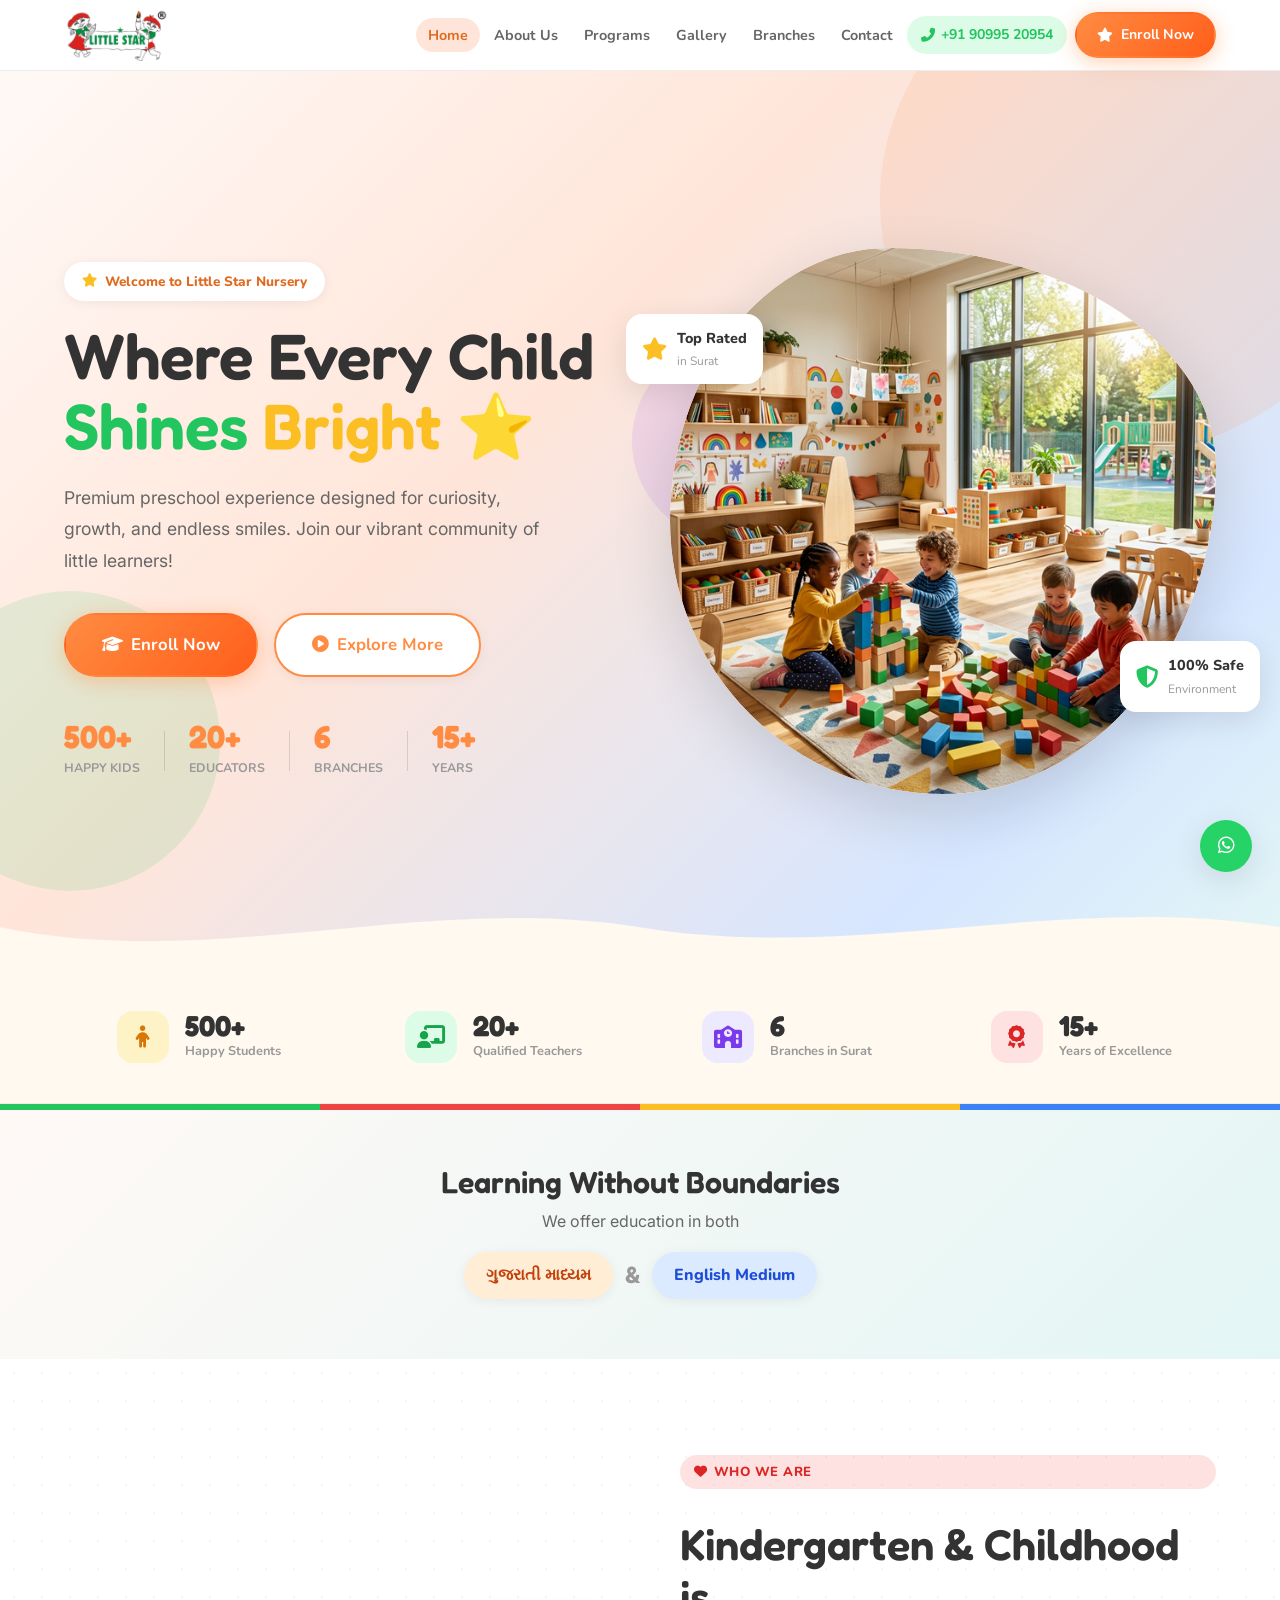
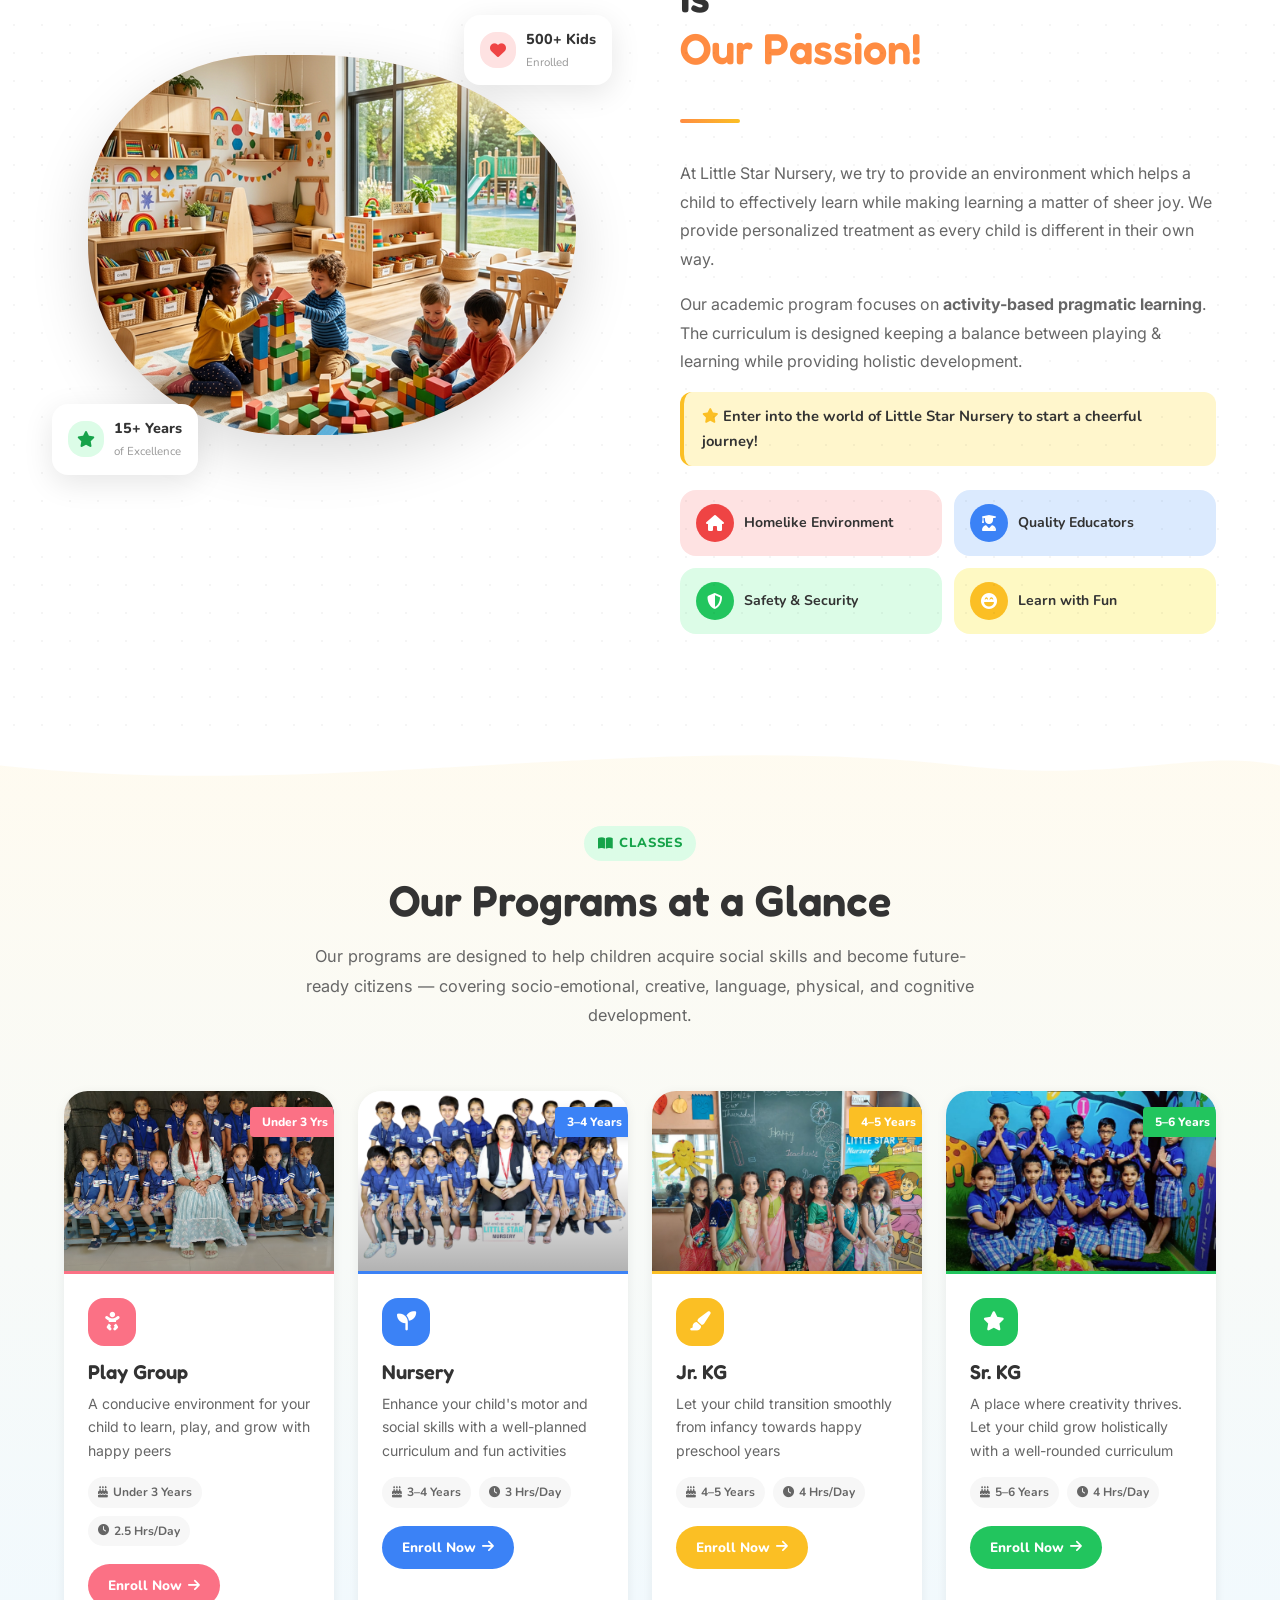
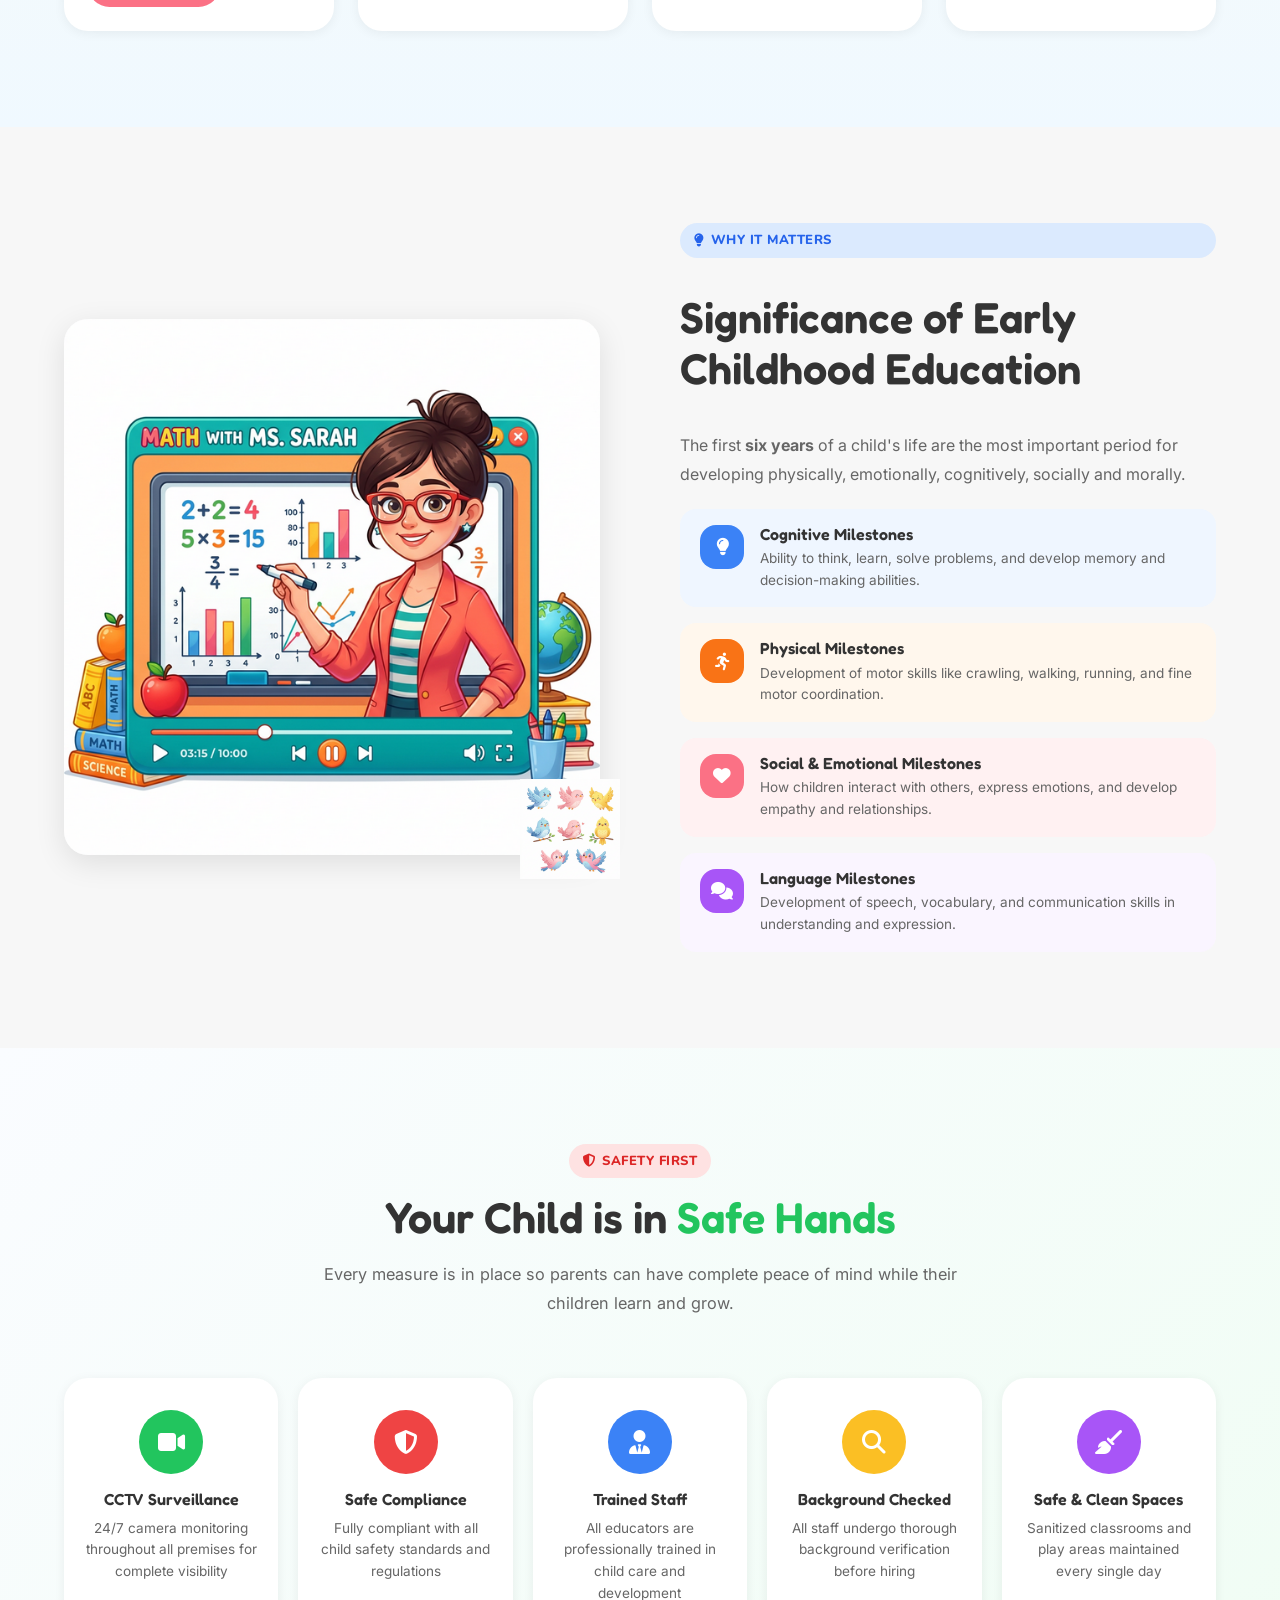
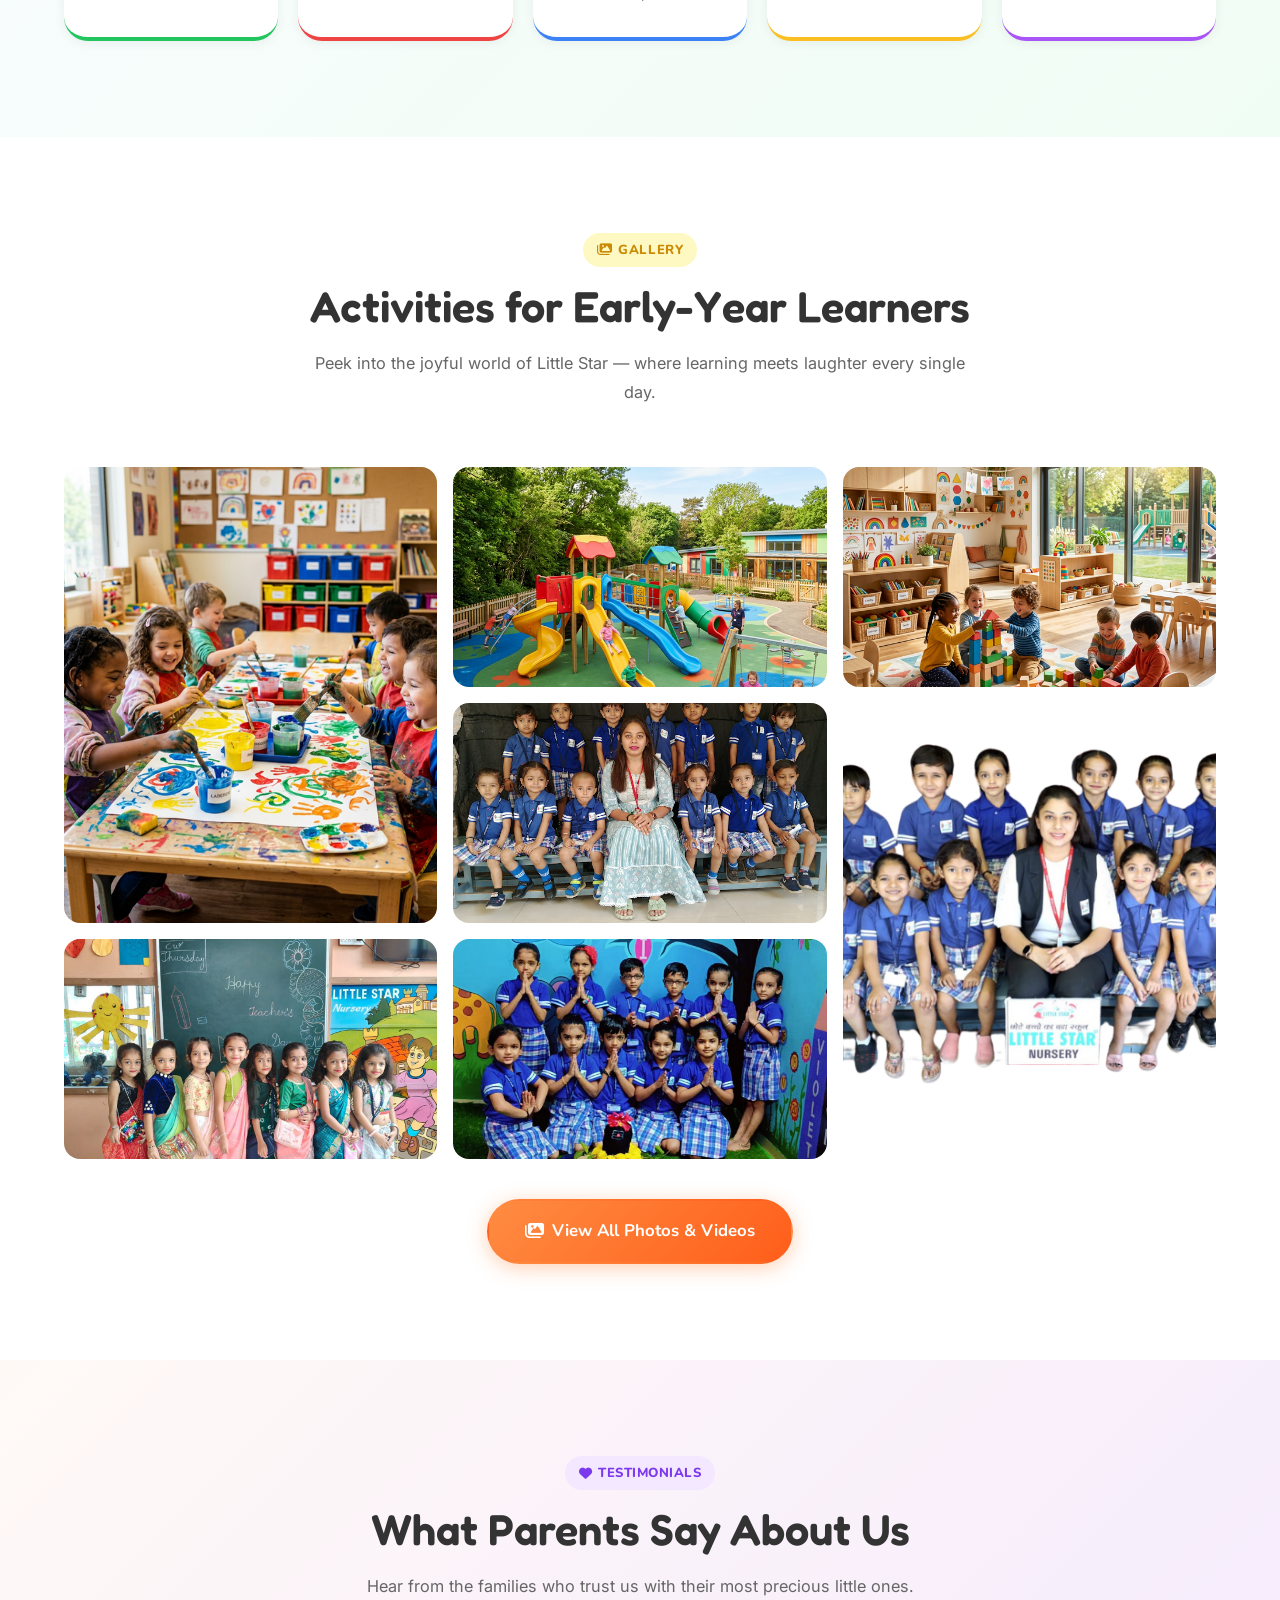
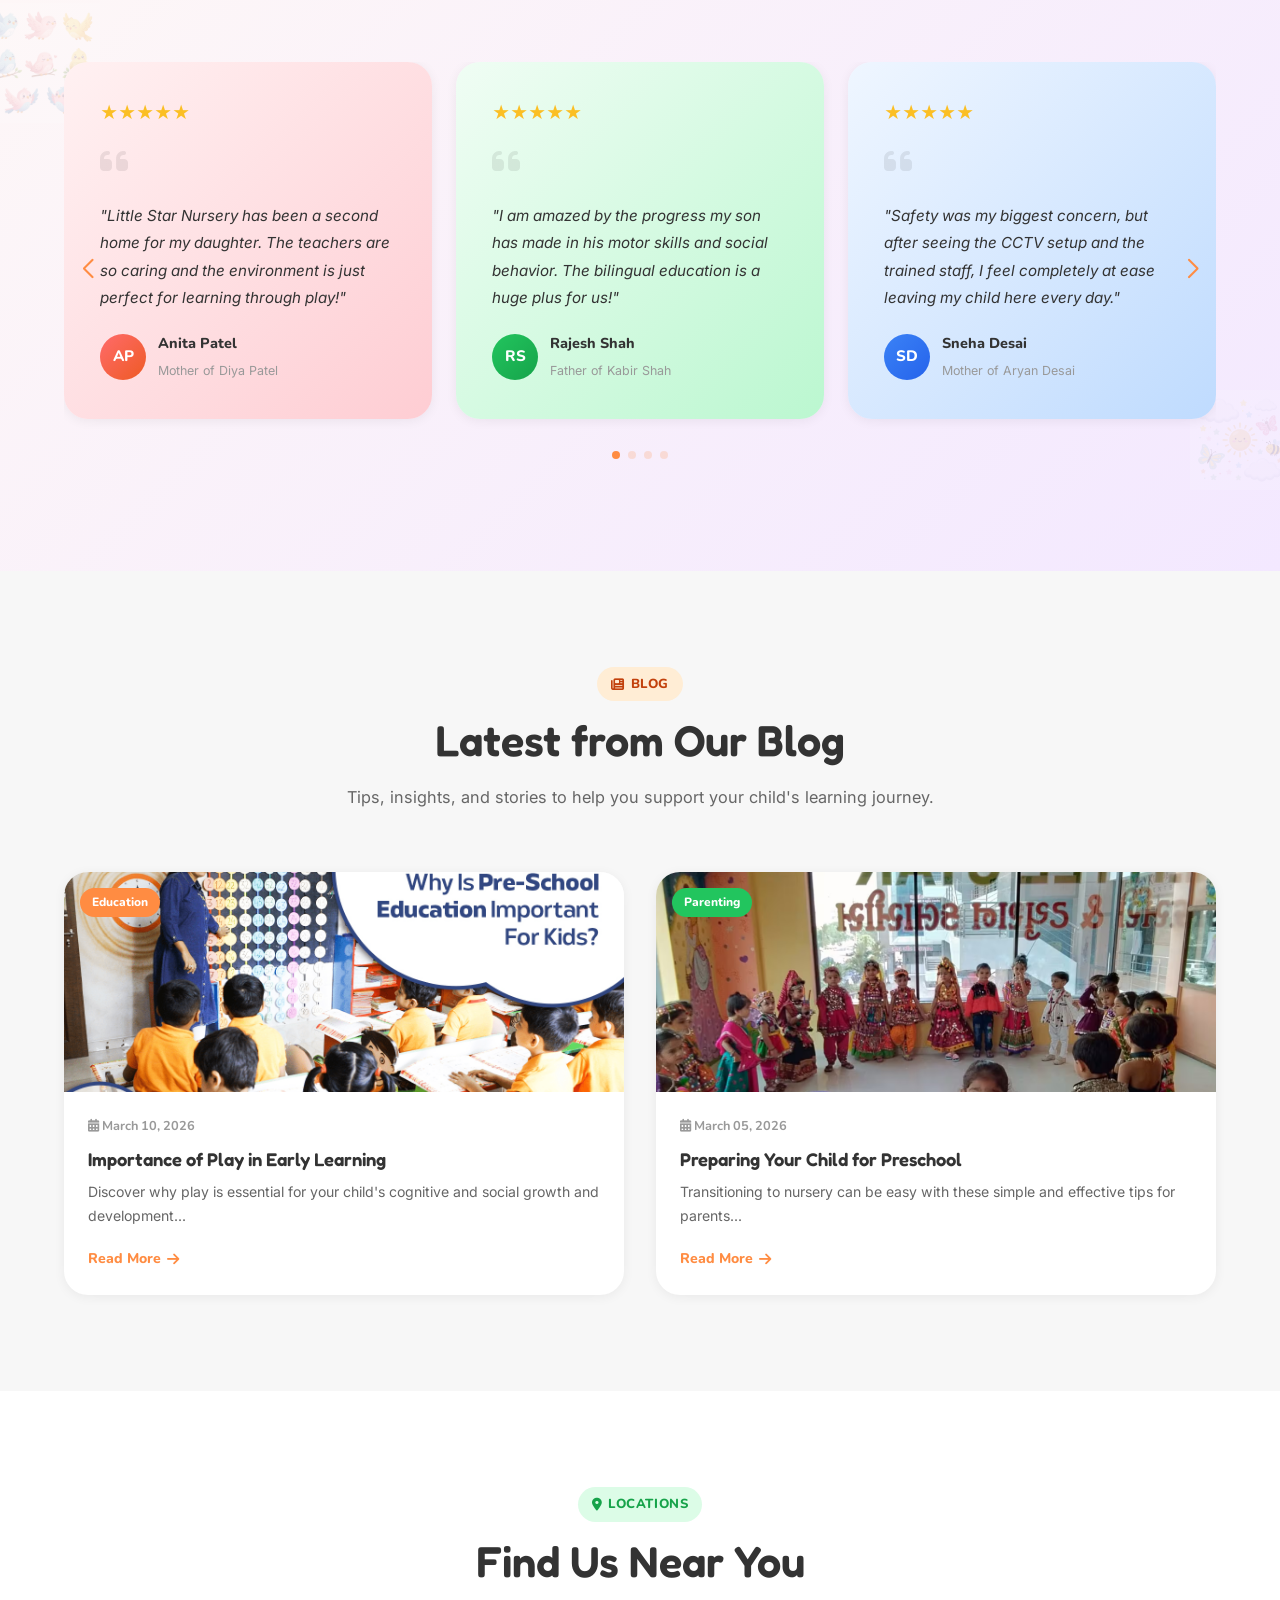
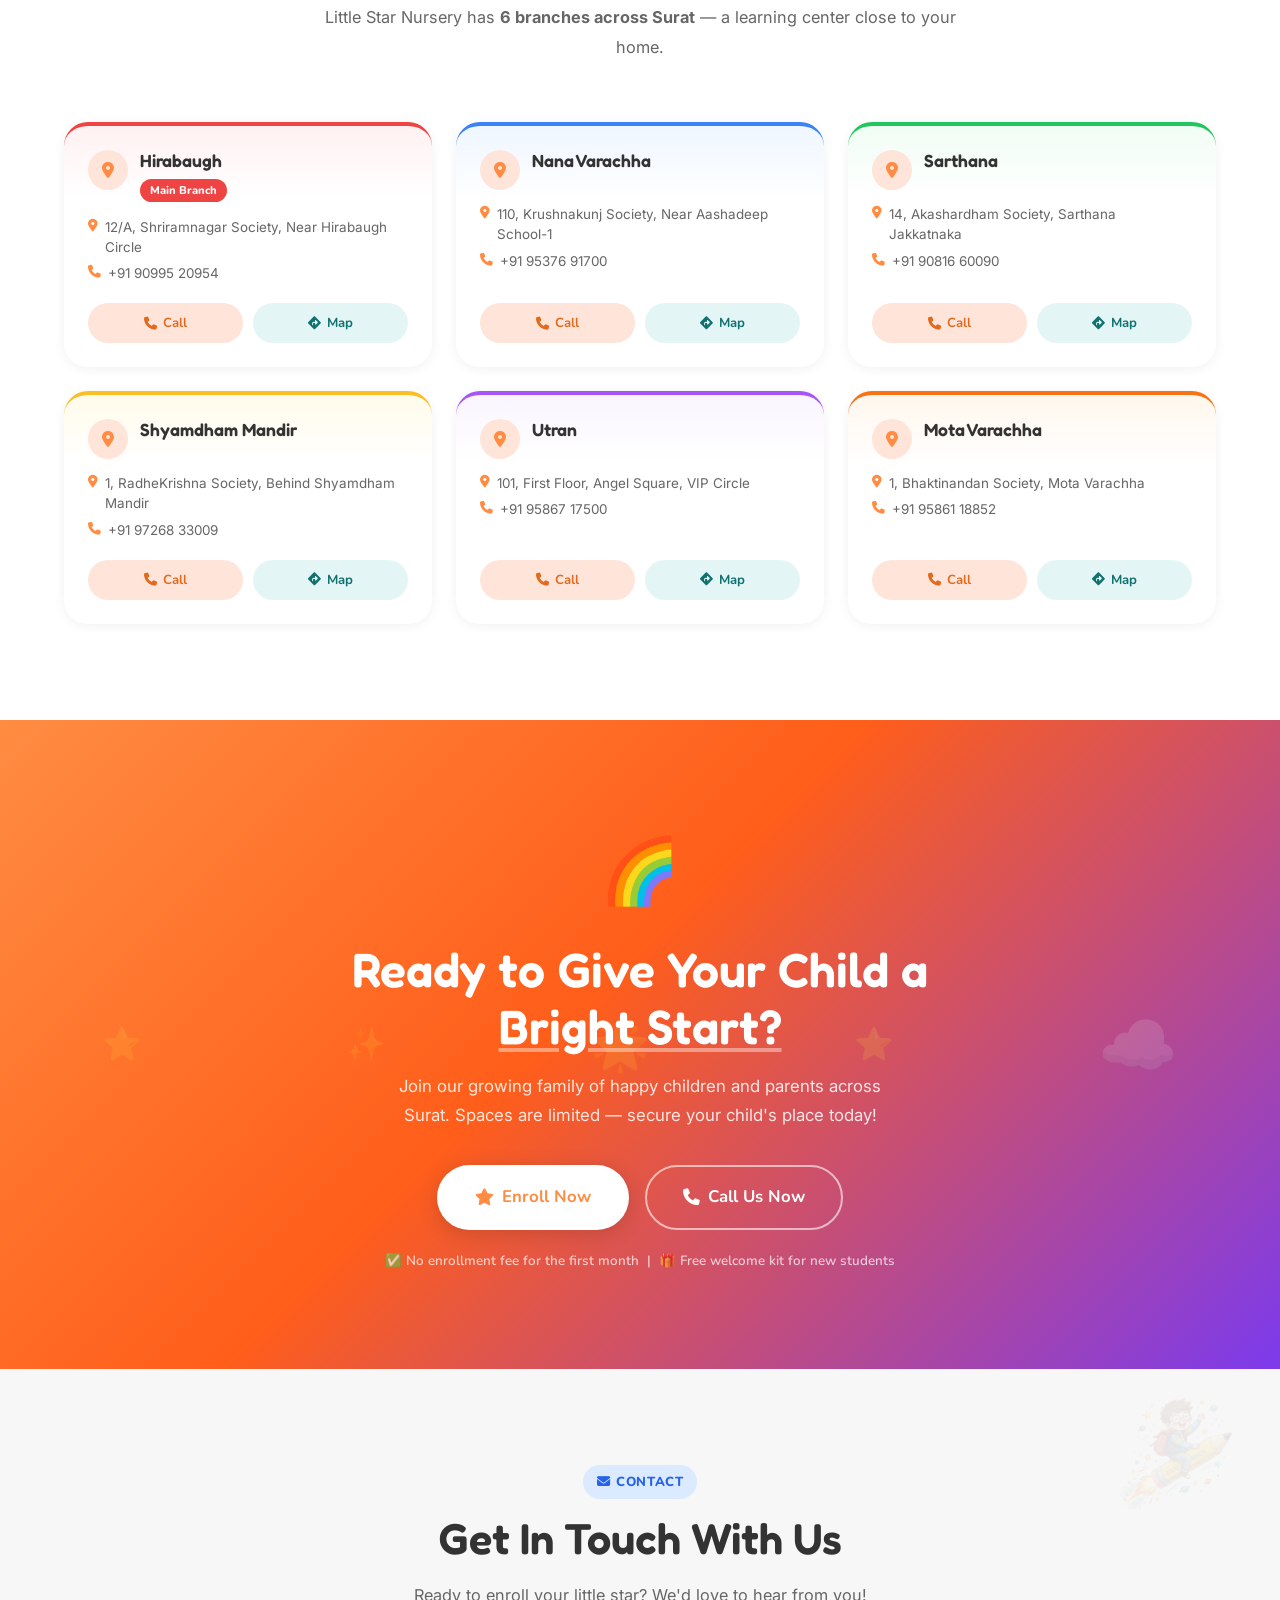
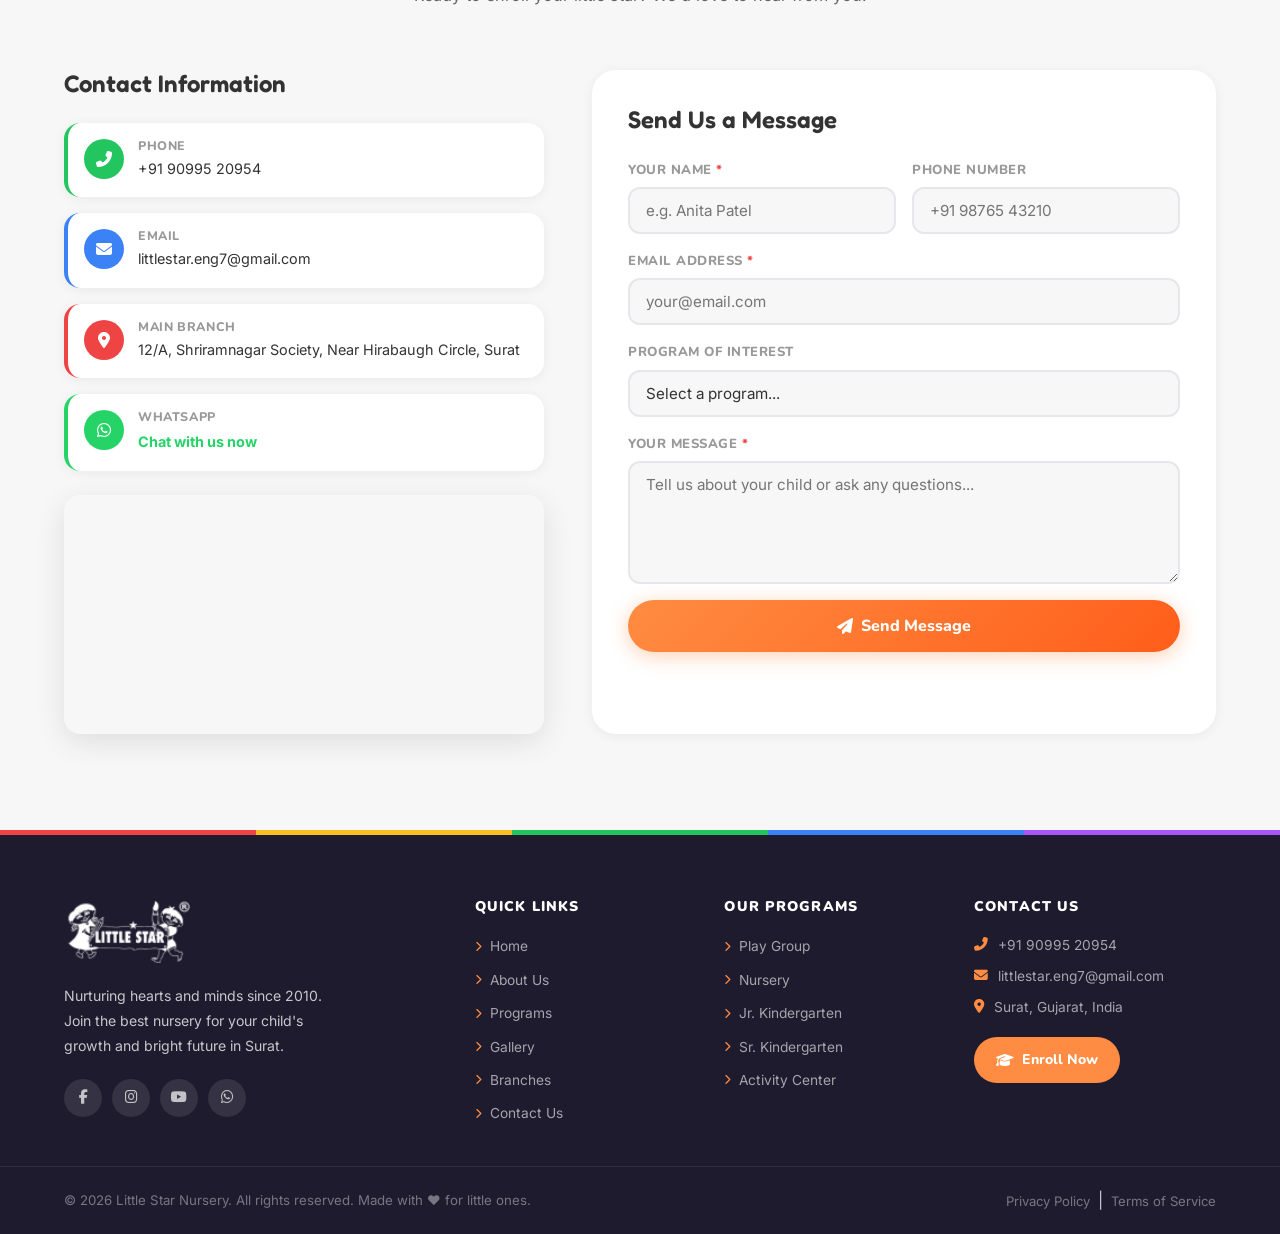
<file: index.html>
<!DOCTYPE html>
<html lang="en">

<head>
  <meta charset="UTF-8" />
  <meta name="viewport" content="width=device-width, initial-scale=1.0" />
  <title>Little Star Nursery | Premium Preschool & Learning Center – Surat</title>
  <meta name="description"
    content="Little Star Nursery – A vibrant, safe, and engaging preschool for your little stars to shine. Surat's best nursery offering English & Gujarati medium education." />
  <link rel="preconnect" href="https://fonts.googleapis.com" />
  <link rel="preconnect" href="https://fonts.gstatic.com" crossorigin />
  <link
    href="https://fonts.googleapis.com/css2?family=Fredoka:wght@400;500;600;700&family=Nunito:wght@400;500;600;700;800;900&family=Inter:wght@400;500;600&display=swap"
    rel="stylesheet" />
  <link rel="stylesheet" href="https://cdnjs.cloudflare.com/ajax/libs/font-awesome/6.4.0/css/all.min.css" />
  <link rel="stylesheet" href="https://cdn.jsdelivr.net/npm/swiper@11/swiper-bundle.min.css" />
  <link rel="stylesheet" href="style.css" />
</head>

<body>

  <!-- ========== HEADER / NAV ========== -->
  <header class="header" id="header">
    <nav class="nav container">
      <a href="#home" class="nav__logo">
        <img src="assets/images/logo.png" alt="Little Star Nursery Logo" class="nav__logo-img" />
      </a>

      <ul class="nav__menu" id="navMenu">
        <li><a href="#home" class="nav__link active">Home</a></li>
        <li><a href="#about" class="nav__link">About Us</a></li>
        <li><a href="#programs" class="nav__link">Programs</a></li>
        <li><a href="gallery.html" class="nav__link">Gallery</a></li>
        <li><a href="#branches" class="nav__link">Branches</a></li>
        <li><a href="#contact" class="nav__link">Contact</a></li>
        <li>
          <a href="tel:+919099520954" class="nav__phone">
            <i class="fas fa-phone-alt"></i> +91 90995 20954
          </a>
        </li>
        <li><a href="#contact" class="btn btn--primary nav__cta"><i class="fas fa-star"></i> Enroll Now</a></li>
      </ul>

      <button class="nav__hamburger" id="hamburger" aria-label="Toggle menu" aria-expanded="false">
        <span></span><span></span><span></span>
      </button>
    </nav>
  </header>

  <!-- ========== HERO ========== -->
  <section class="hero" id="home">
    <div class="hero__circle hc-1"></div>
    <div class="hero__circle hc-2"></div>
    <div class="hero__circle hc-3"></div>
    <div class="hero__circle hc-4"></div>

    <div class="container hero__inner">
      <div class="hero__content" data-aos="fade-right">
        <div class="hero__badge-top">
          <i class="fas fa-star"></i> Welcome to Little Star Nursery
        </div>
        <h1 class="hero__heading">
          Where Every Child<br>
          <span class="ht-green">Shines</span>
          <span class="ht-yellow">Bright</span>
          <span class="ht-star">⭐</span>
        </h1>
        <p class="hero__sub">Premium preschool experience designed for curiosity, growth, and endless smiles. Join our
          vibrant community of little learners!</p>
        <div class="hero__actions">
          <a href="#contact" class="btn btn--primary btn--lg"><i class="fas fa-graduation-cap"></i> Enroll Now</a>
          <a href="#about" class="btn btn--outline btn--lg"><i class="fas fa-play-circle"></i> Explore More</a>
        </div>
        <div class="hero__stats">
          <div class="hero__stat">
            <span class="hero__stat-num" data-target="500" data-suffix="+">0+</span>
            <span class="hero__stat-label">Happy Kids</span>
          </div>
          <div class="hero__stat-divider"></div>
          <div class="hero__stat">
            <span class="hero__stat-num" data-target="20" data-suffix="+">0+</span>
            <span class="hero__stat-label">Educators</span>
          </div>
          <div class="hero__stat-divider"></div>
          <div class="hero__stat">
            <span class="hero__stat-num" data-target="6" data-suffix="">0</span>
            <span class="hero__stat-label">Branches</span>
          </div>
          <div class="hero__stat-divider"></div>
          <div class="hero__stat">
            <span class="hero__stat-num" data-target="15" data-suffix="+">0+</span>
            <span class="hero__stat-label">Years</span>
          </div>
        </div>
      </div>

      <div class="hero__visual" data-aos="fade-left">
        <div class="hero__img-wrap">
          <img src="assets/images/nursery_hero_vibrant.png" alt="Kids learning at Little Star Nursery"
            class="hero__main-img" />
          
        </div>
        <div class="hv-badge hv-badge-1">
            <i class="fas fa-star" style="color:#FBBF24;"></i>
            <div><strong>Top Rated</strong><span>in Surat</span></div>
          </div>
          <div class="hv-badge hv-badge-2">
            <i class="fas fa-shield-alt" style="color:#22C55E;"></i>
            <div><strong>100% Safe</strong><span>Environment</span></div>
          </div>
      </div>
    </div>

    <div class="hero__wave">
      <svg viewBox="0 0 1440 110" fill="none" xmlns="http://www.w3.org/2000/svg" preserveAspectRatio="none">
        <path d="M0 60C240 110 480 20 720 60C960 100 1200 20 1440 60V110H0V60Z" fill="#fff9f0" />
      </svg>
    </div>
  </section>

  <!-- ========== STATS BAR ========== -->
  <section class="stats-bar">
    <div class="container stats-grid">
      <div class="stat-item">
        <div class="stat-icon-wrap" style="background:#FEF3C7;color:#D97706;"><i class="fas fa-child"></i></div>
        <div>
          <div class="stat-num" data-target="500" data-suffix="+">0+</div>
          <div class="stat-label">Happy Students</div>
        </div>
      </div>
      <div class="stat-item">
        <div class="stat-icon-wrap" style="background:#DCFCE7;color:#16A34A;"><i class="fas fa-chalkboard-teacher"></i>
        </div>
        <div>
          <div class="stat-num" data-target="20" data-suffix="+">0+</div>
          <div class="stat-label">Qualified Teachers</div>
        </div>
      </div>
      <div class="stat-item">
        <div class="stat-icon-wrap" style="background:#EDE9FE;color:#7C3AED;"><i class="fas fa-school"></i></div>
        <div>
          <div class="stat-num" data-target="6" data-suffix="">0</div>
          <div class="stat-label">Branches in Surat</div>
        </div>
      </div>
      <div class="stat-item">
        <div class="stat-icon-wrap" style="background:#FEE2E2;color:#DC2626;"><i class="fas fa-award"></i></div>
        <div>
          <div class="stat-num" data-target="15" data-suffix="+">0+</div>
          <div class="stat-label">Years of Excellence</div>
        </div>
      </div>
    </div>
  </section>

  <main>

    <!-- ========== BILINGUAL BANNER ========== -->
    <section class="bilingual-section">
      <div class="bilingual-stripe-bar">
        <div class="bsb-green"></div>
        <div class="bsb-red"></div>
        <div class="bsb-yellow"></div>
        <div class="bsb-blue"></div>
      </div>
      <div class="container bilingual-inner">
       
        <div class="bilingual-main">
          <div class="bilingual-text-box">
            <h2>Learning Without Boundaries</h2>
            <p>We offer education in both</p>
            <div class="lang-pills">
              <span class="lang-pill guj-pill">ગુજરાતી માધ્યમ</span>
              <span class="lang-amp">&amp;</span>
              <span class="lang-pill eng-pill">English Medium</span>
            </div>
          </div>
        </div>
      
      </div>
    </section>

    <!-- ========== ABOUT ========== -->
    <section class="about-section section" id="about">
      <div class="about-dot-pattern"></div>
      <div class="container">
        <div class="about-wrapper">
          <div class="about-img-side" data-aos="fade-right">
            <div class="about-blob-wrap">
              <img src="assets/images/nursery_hero_vibrant.png" alt="Little Star Learning Environment"
                class="about-blob-img" />
            </div>
            <div class="about-float-card afc-1">
              <div class="afc-icon" style="background:#DCFCE7;color:#16A34A;"><i class="fas fa-star"></i></div>
              <div><strong>15+ Years</strong><span>of Excellence</span></div>
            </div>
            <div class="about-float-card afc-2">
              <div class="afc-icon" style="background:#FEE2E2;color:#EF4444;"><i class="fas fa-heart"></i></div>
              <div><strong>500+ Kids</strong><span>Enrolled</span></div>
            </div>
          </div>

          <div class="about-content-side" data-aos="fade-left">
            <span class="sec-badge badge-red"><i class="fas fa-heart"></i> Who We Are</span>
            <h2 class="sec-heading">
              Kindergarten &amp; Childhood is<br>
              <span class="sh-accent">Our Passion!</span>
            </h2>
            <div class="sh-underline"></div>
            <p class="about-text">At Little Star Nursery, we try to provide an environment which helps a child to
              effectively learn while making learning a matter of sheer joy. We provide personalized treatment as every
              child is different in their own way.</p>
            <p class="about-text">Our academic program focuses on <strong>activity-based pragmatic learning</strong>.
              The curriculum is designed keeping a balance between playing &amp; learning while providing holistic
              development.</p>
            <p class="about-tagline">
              <i class="fas fa-star" style="color:#FBBF24;"></i>
              Enter into the world of Little Star Nursery to start a cheerful journey!
            </p>
            <div class="feature-bubbles-grid">
              <div class="fb-item fbi-red">
                <div class="fbi-icon"><i class="fas fa-home"></i></div>
                <span>Homelike Environment</span>
              </div>
              <div class="fb-item fbi-blue">
                <div class="fbi-icon"><i class="fas fa-user-graduate"></i></div>
                <span>Quality Educators</span>
              </div>
              <div class="fb-item fbi-green">
                <div class="fbi-icon"><i class="fas fa-shield-alt"></i></div>
                <span>Safety &amp; Security</span>
              </div>
              <div class="fb-item fbi-yellow">
                <div class="fbi-icon"><i class="fas fa-laugh-beam"></i></div>
                <span>Learn with Fun</span>
              </div>
            </div>
          </div>
        </div>
      </div>
    </section>

    <!-- ========== PROGRAMS ========== -->
    <section class="programs-section section" id="programs">
      <div class="programs-wave-top">
        <svg viewBox="0 0 1440 80" fill="none" xmlns="http://www.w3.org/2000/svg" preserveAspectRatio="none">
          <path d="M0 40C360 80 720 0 1080 40C1260 60 1350 20 1440 40V0H0V40Z" fill="white" />
        </svg>
      </div>
      <div class="container">
        <div class="section-header text-center" data-aos="fade-up">
          <span class="sec-badge badge-green"><i class="fas fa-book-open"></i> Classes</span>
          <h2 class="sec-heading">Our Programs at a Glance</h2>
          <p class="sec-lead">Our programs are designed to help children acquire social skills and become future-ready
            citizens — covering socio-emotional, creative, language, physical, and cognitive development.</p>
        </div>

        <div class="programs-grid">
          <!-- Play Group -->
          <div class="prog-card" data-aos="fade-up" data-aos-delay="0">
            <div class="prog-ribbon ribbon-pink">Under 3 Yrs</div>
            <div class="prog-img-wrap">
              <img src="assets/images/class-1.jpg" alt="Play Group" />
              <div class="prog-img-overlay"></div>
            </div>
            <div class="prog-body prog-body-pink">
              <div class="prog-icon pi-pink"><i class="fas fa-baby"></i></div>
              <h3>Play Group</h3>
              <p>A conducive environment for your child to learn, play, and grow with happy peers</p>
              <div class="prog-meta">
                <span class="pm-item"><i class="fas fa-birthday-cake"></i> Under 3 Years</span>
                <span class="pm-item"><i class="fas fa-clock"></i> 2.5 Hrs/Day</span>
              </div>
              <a href="#contact" class="prog-btn pbtn-pink">Enroll Now <i class="fas fa-arrow-right"></i></a>
            </div>
          </div>

          <!-- Nursery -->
          <div class="prog-card" data-aos="fade-up" data-aos-delay="100">
            <div class="prog-ribbon ribbon-blue">3–4 Years</div>
            <div class="prog-img-wrap">
              <img src="assets/images/class-2.jpg" alt="Nursery" />
              <div class="prog-img-overlay"></div>
            </div>
            <div class="prog-body prog-body-blue">
              <div class="prog-icon pi-blue"><i class="fas fa-seedling"></i></div>
              <h3>Nursery</h3>
              <p>Enhance your child's motor and social skills with a well-planned curriculum and fun activities</p>
              <div class="prog-meta">
                <span class="pm-item"><i class="fas fa-birthday-cake"></i> 3–4 Years</span>
                <span class="pm-item"><i class="fas fa-clock"></i> 3 Hrs/Day</span>
              </div>
              <a href="#contact" class="prog-btn pbtn-blue">Enroll Now <i class="fas fa-arrow-right"></i></a>
            </div>
          </div>

          <!-- Jr. KG -->
          <div class="prog-card" data-aos="fade-up" data-aos-delay="200">
            <div class="prog-ribbon ribbon-yellow">4–5 Years</div>
            <div class="prog-img-wrap">
              <img src="assets/images/class-3.jpg" alt="JR.KG" />
              <div class="prog-img-overlay"></div>
            </div>
            <div class="prog-body prog-body-yellow">
              <div class="prog-icon pi-yellow"><i class="fas fa-paint-brush"></i></div>
              <h3>Jr. KG</h3>
              <p>Let your child transition smoothly from infancy towards happy preschool years</p>
              <div class="prog-meta">
                <span class="pm-item"><i class="fas fa-birthday-cake"></i> 4–5 Years</span>
                <span class="pm-item"><i class="fas fa-clock"></i> 4 Hrs/Day</span>
              </div>
              <a href="#contact" class="prog-btn pbtn-yellow">Enroll Now <i class="fas fa-arrow-right"></i></a>
            </div>
          </div>

          <!-- Sr. KG -->
          <div class="prog-card" data-aos="fade-up" data-aos-delay="300">
            <div class="prog-ribbon ribbon-green">5–6 Years</div>
            <div class="prog-img-wrap">
              <img src="assets/images/class-4.jpg" alt="SR.KG" />
              <div class="prog-img-overlay"></div>
            </div>
            <div class="prog-body prog-body-green">
              <div class="prog-icon pi-green"><i class="fas fa-star"></i></div>
              <h3>Sr. KG</h3>
              <p>A place where creativity thrives. Let your child grow holistically with a well-rounded curriculum</p>
              <div class="prog-meta">
                <span class="pm-item"><i class="fas fa-birthday-cake"></i> 5–6 Years</span>
                <span class="pm-item"><i class="fas fa-clock"></i> 4 Hrs/Day</span>
              </div>
              <a href="#contact" class="prog-btn pbtn-green">Enroll Now <i class="fas fa-arrow-right"></i></a>
            </div>
          </div>
        </div>
      </div>
    </section>

    <!-- ========== EARLY EDUCATION ========== -->
    <section class="early-edu-section section">
      <div class="container">
        <div class="early-edu-wrapper">
          <div class="early-edu-visual" data-aos="fade-right">
            <img src="assets/images/educator_illustration.png" alt="Early Childhood Education" class="edu-main-img" />
            <div class="edu-birds-decor">
              <img src="assets/images/playful_birds.png" alt="" />
            </div>
          </div>
          <div class="early-edu-content" data-aos="fade-left">
            <span class="sec-badge badge-blue"><i class="fas fa-lightbulb"></i> Why It Matters</span>
            <h2 class="sec-heading">Significance of Early Childhood Education</h2>
            <p class="early-lead">The first <strong>six years</strong> of a child's life are the most important period
              for developing physically, emotionally, cognitively, socially and morally.</p>
            <div class="milestones-list">
              <div class="milestone-item mi-blue">
                <div class="mi-icon"><i class="fas fa-lightbulb"></i></div>
                <div class="mi-text">
                  <h4>Cognitive Milestones</h4>
                  <p>Ability to think, learn, solve problems, and develop memory and decision-making abilities.</p>
                </div>
              </div>
              <div class="milestone-item mi-orange">
                <div class="mi-icon"><i class="fas fa-running"></i></div>
                <div class="mi-text">
                  <h4>Physical Milestones</h4>
                  <p>Development of motor skills like crawling, walking, running, and fine motor coordination.</p>
                </div>
              </div>
              <div class="milestone-item mi-pink">
                <div class="mi-icon"><i class="fas fa-heart"></i></div>
                <div class="mi-text">
                  <h4>Social &amp; Emotional Milestones</h4>
                  <p>How children interact with others, express emotions, and develop empathy and relationships.</p>
                </div>
              </div>
              <div class="milestone-item mi-purple">
                <div class="mi-icon"><i class="fas fa-comments"></i></div>
                <div class="mi-text">
                  <h4>Language Milestones</h4>
                  <p>Development of speech, vocabulary, and communication skills in understanding and expression.</p>
                </div>
              </div>
            </div>
          </div>
        </div>
      </div>
    </section>

    <!-- ========== SAFETY ========== -->
    <section class="safety-section section" id="safety">
      <div class="container">
        <div class="section-header text-center" data-aos="fade-up">
          <span class="sec-badge badge-red"><i class="fas fa-shield-alt"></i> Safety First</span>
          <h2 class="sec-heading">Your Child is in <span class="sh-green">Safe Hands</span></h2>
          <p class="sec-lead">Every measure is in place so parents can have complete peace of mind while their children
            learn and grow.</p>
        </div>
        <div class="safety-grid">
          <div class="safety-card scard-green" data-aos="fade-up" data-aos-delay="0">
            <div class="sc-icon-ring"><i class="fas fa-video"></i></div>
            <h4>CCTV Surveillance</h4>
            <p>24/7 camera monitoring throughout all premises for complete visibility</p>
          </div>
          <div class="safety-card scard-red" data-aos="fade-up" data-aos-delay="100">
            <div class="sc-icon-ring"><i class="fas fa-shield-alt"></i></div>
            <h4>Safe Compliance</h4>
            <p>Fully compliant with all child safety standards and regulations</p>
          </div>
          <div class="safety-card scard-blue" data-aos="fade-up" data-aos-delay="200">
            <div class="sc-icon-ring"><i class="fas fa-user-tie"></i></div>
            <h4>Trained Staff</h4>
            <p>All educators are professionally trained in child care and development</p>
          </div>
          <div class="safety-card scard-yellow" data-aos="fade-up" data-aos-delay="300">
            <div class="sc-icon-ring"><i class="fas fa-search"></i></div>
            <h4>Background Checked</h4>
            <p>All staff undergo thorough background verification before hiring</p>
          </div>
          <div class="safety-card scard-purple" data-aos="fade-up" data-aos-delay="400">
            <div class="sc-icon-ring"><i class="fas fa-broom"></i></div>
            <h4>Safe &amp; Clean Spaces</h4>
            <p>Sanitized classrooms and play areas maintained every single day</p>
          </div>
        </div>
      </div>
    </section>

    <!-- ========== GALLERY ========== -->
    <section class="gallery-section section" id="gallery">
      <div class="container">
        <div class="section-header text-center" data-aos="fade-up">
          <span class="sec-badge badge-yellow"><i class="fas fa-images"></i> Gallery</span>
          <h2 class="sec-heading">Activities for Early-Year Learners</h2>
          <p class="sec-lead">Peek into the joyful world of Little Star — where learning meets laughter every single
            day.</p>
        </div>
        <div class="gallery-mosaic" data-aos="fade-up">
          <div class="gm-item gm-large">
            <img src="assets/images/nursery_gallery_activity.png" alt="Art & Craft Activity" />
            <div class="gm-overlay">
              <div class="gmo-content">
                <i class="fas fa-palette"></i>
                <h4>Art &amp; Craft Activities</h4>
                <p>Creative expression through colors</p>
              </div>
            </div>
          </div>
          <div class="gm-item">
            <img src="assets/images/nursery_gallery_playground.png" alt="Outdoor Playground" />
            <div class="gm-overlay">
              <div class="gmo-content">
                <i class="fas fa-tree"></i>
                <h4>Outdoor Playground</h4>
                <p>Fun-filled physical activities</p>
              </div>
            </div>
          </div>
          <div class="gm-item">
            <img src="assets/images/nursery_hero_vibrant.png" alt="Classroom Learning" />
            <div class="gm-overlay">
              <div class="gmo-content">
                <i class="fas fa-cubes"></i>
                <h4>Classroom Learning</h4>
                <p>Play-based structured learning</p>
              </div>
            </div>
          </div>
          <div class="gm-item">
            <img src="assets/images/class-1.jpg" alt="With Our Teachers" />
            <div class="gm-overlay">
              <div class="gmo-content">
                <i class="fas fa-chalkboard-teacher"></i>
                <h4>With Our Teachers</h4>
                <p>Caring and dedicated educators</p>
              </div>
            </div>
          </div>
          <div class="gm-item gm-large">
            <img src="assets/images/class-2.jpg" alt="Our Little Stars" />
            <div class="gm-overlay">
              <div class="gmo-content">
                <i class="fas fa-users"></i>
                <h4>Our Little Stars</h4>
                <p>Growing together every day</p>
              </div>
            </div>
          </div>
          <div class="gm-item">
            <img src="assets/images/class-3.jpg" alt="Jr KG Activities" />
            <div class="gm-overlay">
              <div class="gmo-content">
                <i class="fas fa-paint-brush"></i>
                <h4>Jr. KG Program</h4>
                <p>Creative play and exploration</p>
              </div>
            </div>
          </div>
          <div class="gm-item">
            <img src="assets/images/class-4.jpg" alt="Sr KG Program" />
            <div class="gm-overlay">
              <div class="gmo-content">
                <i class="fas fa-graduation-cap"></i>
                <h4>Sr. KG Program</h4>
                <p>School readiness activities</p>
              </div>
            </div>
          </div>
        </div>
        <div class="gallery-view-more text-center" data-aos="fade-up" style="margin-top: 40px;">
          <a href="gallery.html" class="btn btn--primary btn--lg"><i class="fas fa-images"></i> View All Photos & Videos</a>
        </div>
      </div>
    </section>

    <!-- ========== TESTIMONIALS ========== -->
    <section class="testimonials-section section" id="testimonials">
      <div class="testimonials-bg-decor">
        <img src="assets/images/playful_birds.png" alt="" class="tb-birds-left" />
        <img src="assets/images/nursery_decor.png" alt="" class="tb-decor-right" />
      </div>
      <div class="container">
        <div class="section-header text-center" data-aos="fade-up">
          <span class="sec-badge badge-purple"><i class="fas fa-heart"></i> Testimonials</span>
          <h2 class="sec-heading">What Parents Say About Us</h2>
          <p class="sec-lead">Hear from the families who trust us with their most precious little ones.</p>
        </div>

        <div class="swiper testimonial-swiper" data-aos="fade-up">
          <div class="swiper-wrapper">
            <div class="swiper-slide">
              <div class="testi-card tc-coral">
                <div class="tc-stars">★★★★★</div>
                <div class="tc-quote-icon"><i class="fas fa-quote-left"></i></div>
                <p class="tc-text">"Little Star Nursery has been a second home for my daughter. The teachers are so
                  caring and the environment is just perfect for learning through play!"</p>
                <div class="tc-author-row">
                  <div class="tc-avatar" style="background:linear-gradient(135deg,#FF6B6B,#ee5a24);">AP</div>
                  <div>
                    <strong>Anita Patel</strong>
                    <span>Mother of Diya Patel</span>
                  </div>
                </div>
              </div>
            </div>
            <div class="swiper-slide">
              <div class="testi-card tc-green">
                <div class="tc-stars">★★★★★</div>
                <div class="tc-quote-icon"><i class="fas fa-quote-left"></i></div>
                <p class="tc-text">"I am amazed by the progress my son has made in his motor skills and social behavior.
                  The bilingual education is a huge plus for us!"</p>
                <div class="tc-author-row">
                  <div class="tc-avatar" style="background:linear-gradient(135deg,#22C55E,#16A34A);">RS</div>
                  <div>
                    <strong>Rajesh Shah</strong>
                    <span>Father of Kabir Shah</span>
                  </div>
                </div>
              </div>
            </div>
            <div class="swiper-slide">
              <div class="testi-card tc-blue">
                <div class="tc-stars">★★★★★</div>
                <div class="tc-quote-icon"><i class="fas fa-quote-left"></i></div>
                <p class="tc-text">"Safety was my biggest concern, but after seeing the CCTV setup and the trained
                  staff, I feel completely at ease leaving my child here every day."</p>
                <div class="tc-author-row">
                  <div class="tc-avatar" style="background:linear-gradient(135deg,#3B82F6,#2563EB);">SD</div>
                  <div>
                    <strong>Sneha Desai</strong>
                    <span>Mother of Aryan Desai</span>
                  </div>
                </div>
              </div>
            </div>
            <div class="swiper-slide">
              <div class="testi-card tc-purple">
                <div class="tc-stars">★★★★★</div>
                <div class="tc-quote-icon"><i class="fas fa-quote-left"></i></div>
                <p class="tc-text">"The structured curriculum and focus on creative play have truly helped our child
                  bloom. Little Star is simply the best nursery in Surat!"</p>
                <div class="tc-author-row">
                  <div class="tc-avatar" style="background:linear-gradient(135deg,#A855F7,#7C3AED);">MK</div>
                  <div>
                    <strong>Meera Kapadia</strong>
                    <span>Mother of Reyansh</span>
                  </div>
                </div>
              </div>
            </div>
          </div>
          <div class="swiper-pagination"></div>
          <div class="swiper-button-next"></div>
          <div class="swiper-button-prev"></div>
        </div>
      </div>
    </section>

    <!-- ========== BLOG ========== -->
    <section class="blog-section section" id="blog">
      <div class="container">
        <div class="section-header text-center" data-aos="fade-up">
          <span class="sec-badge badge-orange"><i class="fas fa-newspaper"></i> Blog</span>
          <h2 class="sec-heading">Latest from Our Blog</h2>
          <p class="sec-lead">Tips, insights, and stories to help you support your child's learning journey.</p>
        </div>
        <div class="blog-grid">
          <div class="blog-card" data-aos="fade-up" data-aos-delay="0">
            <div class="blog-img-wrap">
              <img src="assets/images/blog-1.jpg" alt="Childhood Development" />
              <div class="blog-category-tag">Education</div>
            </div>
            <div class="blog-body">
              <span class="blog-date"><i class="fas fa-calendar-alt"></i> March 10, 2026</span>
              <h4>Importance of Play in Early Learning</h4>
              <p>Discover why play is essential for your child's cognitive and social growth and development...</p>
              <a href="#" class="blog-cta">Read More <i class="fas fa-arrow-right"></i></a>
            </div>
          </div>
          <div class="blog-card" data-aos="fade-up" data-aos-delay="150">
            <div class="blog-img-wrap">
              <img src="assets/images/blog-3.jpg" alt="Parenting Tips" />
              <div class="blog-category-tag tag-green">Parenting</div>
            </div>
            <div class="blog-body">
              <span class="blog-date"><i class="fas fa-calendar-alt"></i> March 05, 2026</span>
              <h4>Preparing Your Child for Preschool</h4>
              <p>Transitioning to nursery can be easy with these simple and effective tips for parents...</p>
              <a href="#" class="blog-cta">Read More <i class="fas fa-arrow-right"></i></a>
            </div>
          </div>
        </div>
      </div>
    </section>

    <!-- ========== BRANCHES ========== -->
    <section class="branches-section section" id="branches">
      <div class="container">
        <div class="section-header text-center" data-aos="fade-up">
          <span class="sec-badge badge-green"><i class="fas fa-map-marker-alt"></i> Locations</span>
          <h2 class="sec-heading">Find Us Near You</h2>
          <p class="sec-lead">Little Star Nursery has <strong>6 branches across Surat</strong> — a learning center close
            to your home.</p>
        </div>
        <div class="branches-grid">
          <div class="branch-card bcard-1" data-aos="fade-up" data-aos-delay="0">
            <div class="bcard-top">
              <div class="bcard-pin"><i class="fas fa-map-marker-alt"></i></div>
              <div class="bcard-title-area">
                <h3>Hirabaugh</h3>
                <span class="bcard-main-badge">Main Branch</span>
              </div>
            </div>
            <div class="bcard-info">
              <p><i class="fas fa-location-dot"></i> 12/A, Shriramnagar Society, Near Hirabaugh Circle</p>
              <p><i class="fas fa-phone"></i> +91 90995 20954</p>
            </div>
            <div class="bcard-actions">
              <a href="tel:+919099520954" class="bca-call"><i class="fas fa-phone"></i> Call</a>
              <a href="https://goo.gl/maps/example" class="bca-map" target="_blank"><i class="fas fa-directions"></i>
                Map</a>
            </div>
          </div>

          <div class="branch-card bcard-2" data-aos="fade-up" data-aos-delay="80">
            <div class="bcard-top">
              <div class="bcard-pin"><i class="fas fa-map-marker-alt"></i></div>
              <div class="bcard-title-area">
                <h3>Nana Varachha</h3>
              </div>
            </div>
            <div class="bcard-info">
              <p><i class="fas fa-location-dot"></i> 110, Krushnakunj Society, Near Aashadeep School-1</p>
              <p><i class="fas fa-phone"></i> +91 95376 91700</p>
            </div>
            <div class="bcard-actions">
              <a href="tel:+919537691700" class="bca-call"><i class="fas fa-phone"></i> Call</a>
              <a href="https://goo.gl/maps/example" class="bca-map" target="_blank"><i class="fas fa-directions"></i>
                Map</a>
            </div>
          </div>

          <div class="branch-card bcard-3" data-aos="fade-up" data-aos-delay="160">
            <div class="bcard-top">
              <div class="bcard-pin"><i class="fas fa-map-marker-alt"></i></div>
              <div class="bcard-title-area">
                <h3>Sarthana</h3>
              </div>
            </div>
            <div class="bcard-info">
              <p><i class="fas fa-location-dot"></i> 14, Akashardham Society, Sarthana Jakkatnaka</p>
              <p><i class="fas fa-phone"></i> +91 90816 60090</p>
            </div>
            <div class="bcard-actions">
              <a href="tel:+919081660090" class="bca-call"><i class="fas fa-phone"></i> Call</a>
              <a href="https://goo.gl/maps/example" class="bca-map" target="_blank"><i class="fas fa-directions"></i>
                Map</a>
            </div>
          </div>

          <div class="branch-card bcard-4" data-aos="fade-up" data-aos-delay="240">
            <div class="bcard-top">
              <div class="bcard-pin"><i class="fas fa-map-marker-alt"></i></div>
              <div class="bcard-title-area">
                <h3>Shyamdham Mandir</h3>
              </div>
            </div>
            <div class="bcard-info">
              <p><i class="fas fa-location-dot"></i> 1, RadheKrishna Society, Behind Shyamdham Mandir</p>
              <p><i class="fas fa-phone"></i> +91 97268 33009</p>
            </div>
            <div class="bcard-actions">
              <a href="tel:+919726833009" class="bca-call"><i class="fas fa-phone"></i> Call</a>
              <a href="https://goo.gl/maps/example" class="bca-map" target="_blank"><i class="fas fa-directions"></i>
                Map</a>
            </div>
          </div>

          <div class="branch-card bcard-5" data-aos="fade-up" data-aos-delay="320">
            <div class="bcard-top">
              <div class="bcard-pin"><i class="fas fa-map-marker-alt"></i></div>
              <div class="bcard-title-area">
                <h3>Utran</h3>
              </div>
            </div>
            <div class="bcard-info">
              <p><i class="fas fa-location-dot"></i> 101, First Floor, Angel Square, VIP Circle</p>
              <p><i class="fas fa-phone"></i> +91 95867 17500</p>
            </div>
            <div class="bcard-actions">
              <a href="tel:+919586717500" class="bca-call"><i class="fas fa-phone"></i> Call</a>
              <a href="https://goo.gl/maps/example" class="bca-map" target="_blank"><i class="fas fa-directions"></i>
                Map</a>
            </div>
          </div>

          <div class="branch-card bcard-6" data-aos="fade-up" data-aos-delay="400">
            <div class="bcard-top">
              <div class="bcard-pin"><i class="fas fa-map-marker-alt"></i></div>
              <div class="bcard-title-area">
                <h3>Mota Varachha</h3>
              </div>
            </div>
            <div class="bcard-info">
              <p><i class="fas fa-location-dot"></i> 1, Bhaktinandan Society, Mota Varachha</p>
              <p><i class="fas fa-phone"></i> +91 95861 18852</p>
            </div>
            <div class="bcard-actions">
              <a href="tel:+919586118852" class="bca-call"><i class="fas fa-phone"></i> Call</a>
              <a href="https://goo.gl/maps/example" class="bca-map" target="_blank"><i class="fas fa-directions"></i>
                Map</a>
            </div>
          </div>
        </div>
      </div>
    </section>

    <!-- ========== ENROLLMENT CTA ========== -->
    <section class="enrollment-cta-section">
      <div class="enrollment-cta-deco">
        <span>⭐</span><span>✨</span><span>🌟</span><span>⭐</span><span>☁️</span>
      </div>
      <div class="container enrollment-cta-inner" data-aos="fade-up">
        <div class="enrollment-cta-icon">🌈</div>
        <h2>Ready to Give Your Child a <span>Bright Start?</span></h2>
        <p>Join our growing family of happy children and parents across Surat. Spaces are limited — secure your child's
          place today!</p>
        <div class="enrollment-cta-btns">
          <a href="#contact" class="btn btn--white btn--lg"><i class="fas fa-star"></i> Enroll Now</a>
          <a href="tel:+919099520954" class="btn btn--outline-white btn--lg"><i class="fas fa-phone"></i> Call Us
            Now</a>
        </div>
        <div class="enrollment-cta-note">✅ No enrollment fee for the first month &nbsp;|&nbsp; 🎁 Free welcome kit for
          new students</div>
      </div>
    </section>

    <!-- ========== CONTACT ========== -->
    <section class="contact-section section" id="contact">
      <div class="contact-rocket-decor">
        <img src="assets/images/pencil_rocket.png" alt="" />
      </div>
      <div class="container">
        <div class="section-header text-center" data-aos="fade-up">
          <span class="sec-badge badge-blue"><i class="fas fa-envelope"></i> Contact</span>
          <h2 class="sec-heading">Get In Touch With Us</h2>
          <p class="sec-lead">Ready to enroll your little star? We'd love to hear from you!</p>
        </div>

        <div class="contact-wrapper">
          <div class="contact-info-side" data-aos="fade-right">
            <h3>Contact Information</h3>
            <div class="ci-list">
              <div class="ci-item" style="--ci-color:#22C55E;">
                <div class="ci-icon-wrap"><i class="fas fa-phone-alt"></i></div>
                <div>
                  <h4>Phone</h4>
                  <p>+91 90995 20954</p>
                </div>
              </div>
              <div class="ci-item" style="--ci-color:#3B82F6;">
                <div class="ci-icon-wrap"><i class="fas fa-envelope"></i></div>
                <div>
                  <h4>Email</h4>
                  <p>littlestar.eng7@gmail.com</p>
                </div>
              </div>
              <div class="ci-item" style="--ci-color:#EF4444;">
                <div class="ci-icon-wrap"><i class="fas fa-map-marker-alt"></i></div>
                <div>
                  <h4>Main Branch</h4>
                  <p>12/A, Shriramnagar Society, Near Hirabaugh Circle, Surat</p>
                </div>
              </div>
              <div class="ci-item" style="--ci-color:#25D366;">
                <div class="ci-icon-wrap"><i class="fab fa-whatsapp"></i></div>
                <div>
                  <h4>WhatsApp</h4><a href="https://wa.me/919099520954" target="_blank" class="wa-link">Chat with us
                    now</a>
                </div>
              </div>
            </div>
            <div class="contact-map-embed">
              <iframe
                src="https://www.google.com/maps/embed?pb=!1m18!1m12!1m3!1d14876.10323389!2d72.8800!3d21.2100!2m3!1f0!2f0!3f0!3m2!1i1024!2i768!4f13.1!3m3!1m2!1s0x0%3A0x0!2zMjHCsDEyJzM2LjAiTiA3MsKwNTInNDguMCJF!5e0!3m2!1sen!2sin!4v1625828238210!5m2!1sen!2sin"
                width="100%" height="230" style="border:0;border-radius:12px;" allowfullscreen="" loading="lazy"
                title="Little Star Nursery Surat Location">
              </iframe>
            </div>
          </div>

          <div class="contact-form-side" data-aos="fade-left">
            <h3>Send Us a Message</h3>
            <form id="contact-form" class="contact-form">
              <div class="form-row-2">
                <div class="form-group">
                  <label>Your Name <span>*</span></label>
                  <input type="text" placeholder="e.g. Anita Patel" required />
                </div>
                <div class="form-group">
                  <label>Phone Number</label>
                  <input type="tel" placeholder="+91 98765 43210" />
                </div>
              </div>
              <div class="form-group">
                <label>Email Address <span>*</span></label>
                <input type="email" placeholder="your@email.com" required />
              </div>
              <div class="form-group">
                <label>Program of Interest</label>
                <select>
                  <option value="">Select a program...</option>
                  <option>Play Group (Under 3 Years)</option>
                  <option>Nursery (3–4 Years)</option>
                  <option>Jr. KG (4–5 Years)</option>
                  <option>Sr. KG (5–6 Years)</option>
                </select>
              </div>
              <div class="form-group">
                <label>Your Message <span>*</span></label>
                <textarea placeholder="Tell us about your child or ask any questions..." rows="5" required></textarea>
              </div>
              <button type="submit" class="btn-submit-form">
                <i class="fas fa-paper-plane"></i> Send Message
              </button>
            </form>
          </div>
        </div>
      </div>
    </section>

  </main>

  <!-- ========== FOOTER ========== -->
  <footer class="footer">
    <div class="footer-rainbow-bar">
      <div></div>
      <div></div>
      <div></div>
      <div></div>
      <div></div>
    </div>
    <div class="footer-main">
      <div class="container footer-grid">
        <div class="footer-brand-col">
          <img src="assets/images/logo.png" alt="Little Star Nursery" class="footer-logo" />
          <p>Nurturing hearts and minds since 2010. Join the best nursery for your child's growth and bright future in
            Surat.</p>
          <div class="footer-social-row">
            <a href="#" class="fsoc fsoc-fb" aria-label="Facebook"><i class="fab fa-facebook-f"></i></a>
            <a href="#" class="fsoc fsoc-ig" aria-label="Instagram"><i class="fab fa-instagram"></i></a>
            <a href="#" class="fsoc fsoc-yt" aria-label="YouTube"><i class="fab fa-youtube"></i></a>
            <a href="https://wa.me/919099520954" class="fsoc fsoc-wa" aria-label="WhatsApp"><i
                class="fab fa-whatsapp"></i></a>
          </div>
        </div>
        <div class="footer-col">
          <h4>Quick Links</h4>
          <ul class="footer-links-list">
            <li><a href="#home"><i class="fas fa-chevron-right"></i> Home</a></li>
            <li><a href="#about"><i class="fas fa-chevron-right"></i> About Us</a></li>
            <li><a href="#programs"><i class="fas fa-chevron-right"></i> Programs</a></li>
            <li><a href="#gallery"><i class="fas fa-chevron-right"></i> Gallery</a></li>
            <li><a href="#branches"><i class="fas fa-chevron-right"></i> Branches</a></li>
            <li><a href="#contact"><i class="fas fa-chevron-right"></i> Contact Us</a></li>
          </ul>
        </div>
        <div class="footer-col">
          <h4>Our Programs</h4>
          <ul class="footer-links-list">
            <li><a href="#programs"><i class="fas fa-chevron-right"></i> Play Group</a></li>
            <li><a href="#programs"><i class="fas fa-chevron-right"></i> Nursery</a></li>
            <li><a href="#programs"><i class="fas fa-chevron-right"></i> Jr. Kindergarten</a></li>
            <li><a href="#programs"><i class="fas fa-chevron-right"></i> Sr. Kindergarten</a></li>
            <li><a href="#programs"><i class="fas fa-chevron-right"></i> Activity Center</a></li>
          </ul>
        </div>
        <div class="footer-col">
          <h4>Contact Us</h4>
          <ul class="footer-contact-list">
            <li><i class="fas fa-phone-alt"></i> +91 90995 20954</li>
            <li><i class="fas fa-envelope"></i> littlestar.eng7@gmail.com</li>
            <li><i class="fas fa-map-marker-alt"></i> Surat, Gujarat, India</li>
          </ul>
          <a href="#contact" class="footer-enroll-cta">
            <i class="fas fa-graduation-cap"></i> Enroll Now
          </a>
        </div>
      </div>
    </div>
    <div class="footer-bottom">
      <div class="container footer-bottom-inner">
        <p>© 2026 Little Star Nursery. All rights reserved. Made with ❤️ for little ones.</p>
        <div>
          <a href="#">Privacy Policy</a> &nbsp;|&nbsp;
          <a href="#">Terms of Service</a>
        </div>
      </div>
    </div>
  </footer>

  <!-- Floating Action Buttons -->
  <div class="floating-actions">
    <button class="fab-btn fab-top" id="scroll-top-btn" aria-label="Scroll to top">
      <i class="fas fa-arrow-up"></i>
    </button>
    <a href="https://wa.me/919099520954" class="fab-btn fab-wa" target="_blank" aria-label="Chat on WhatsApp">
      <i class="fab fa-whatsapp"></i>
    </a>
  </div>

  <!-- Toast -->
  <div class="toast" id="toast">
    <span class="toast__icon"><i class="fas fa-check-circle"></i></span>
    <span class="toast__text">Message sent! We'll be in touch soon.</span>
  </div>

  <script src="https://cdn.jsdelivr.net/npm/swiper@11/swiper-bundle.min.js"></script>
  <script src="script.js"></script>
</body>

</html>
</file>
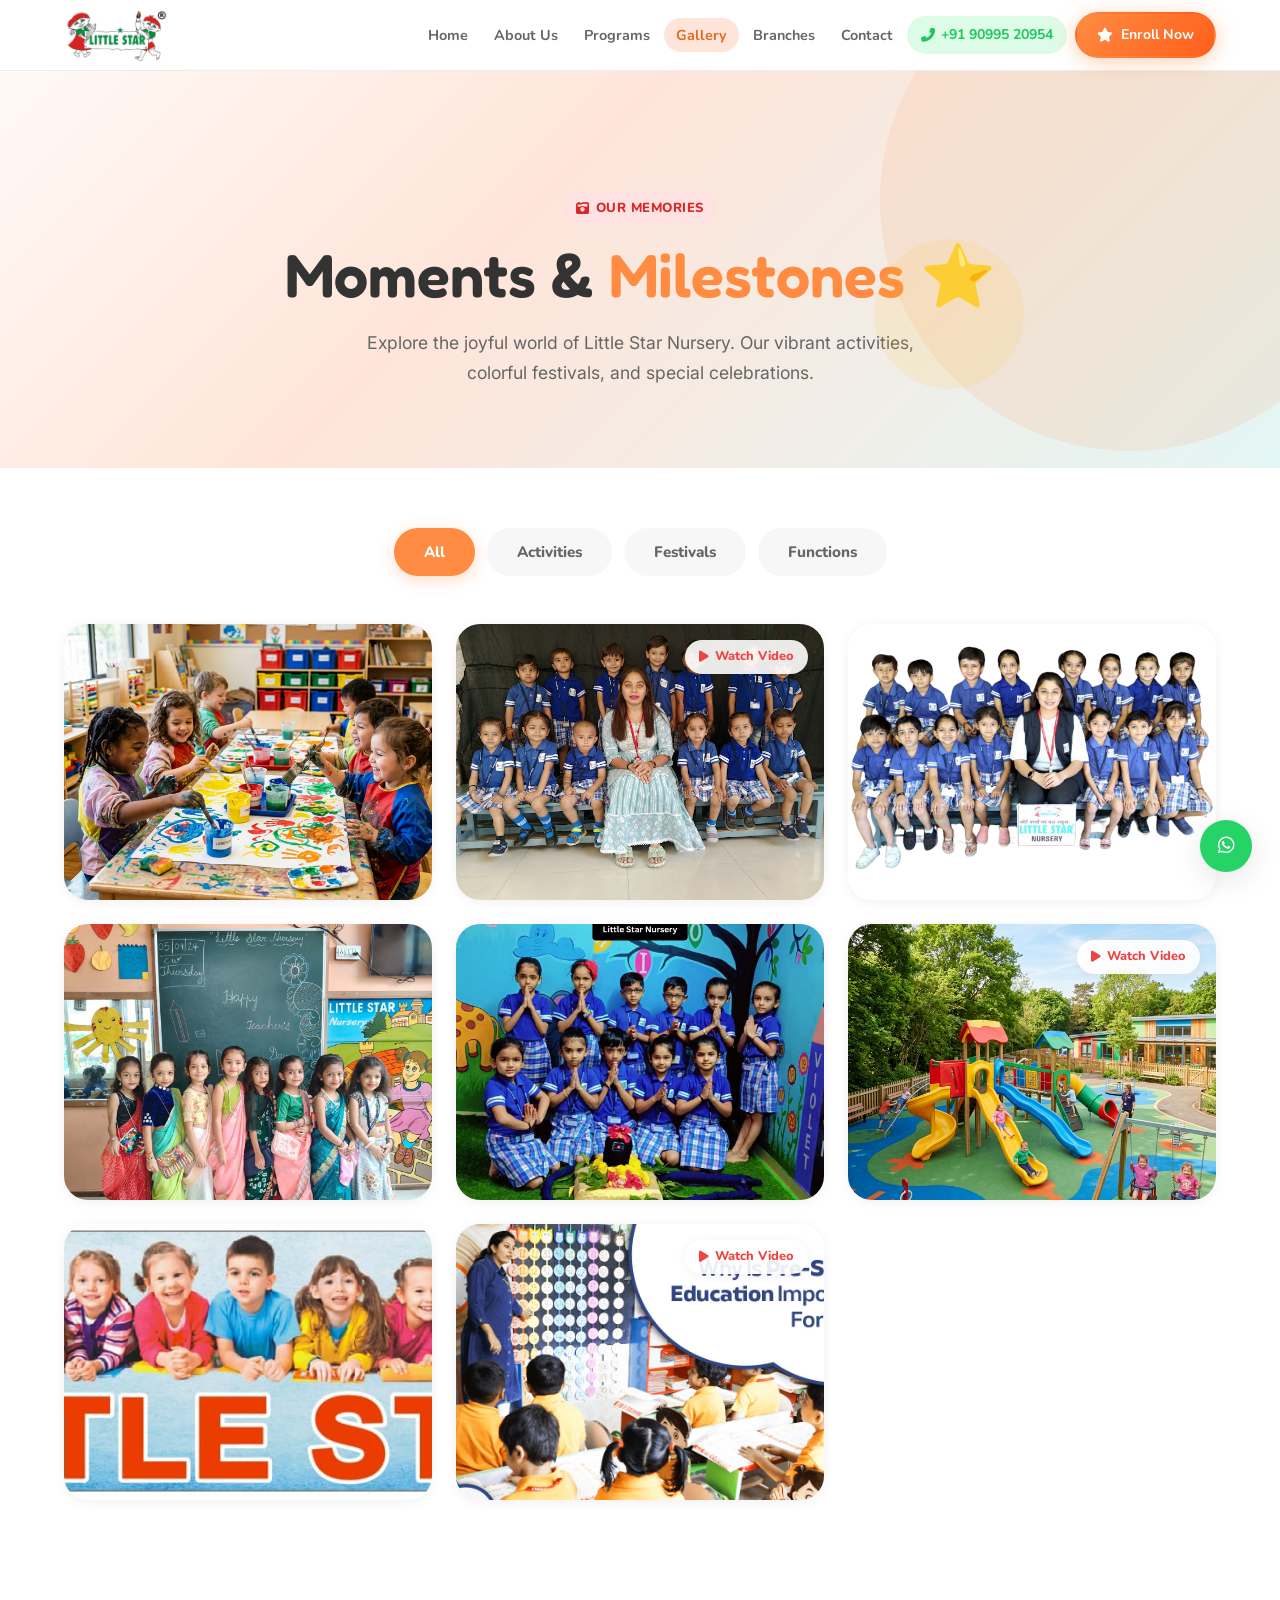
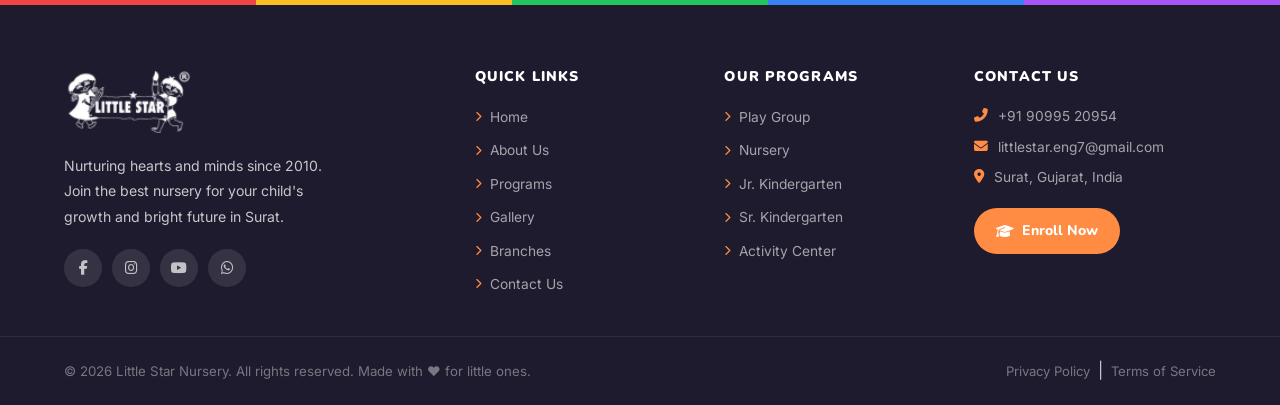
<file: gallery.html>
<!DOCTYPE html>
<html lang="en">

<head>
  <meta charset="UTF-8" />
  <meta name="viewport" content="width=device-width, initial-scale=1.0" />
  <title>Gallery | Little Star Nursery – Moments & Milestones</title>
  <meta name="description" content="View our vibrant gallery of school activities, festivals, and special functions at Little Star Nursery, Surat." />
  <link rel="preconnect" href="https://fonts.googleapis.com" />
  <link rel="preconnect" href="https://fonts.gstatic.com" crossorigin />
  <link href="https://fonts.googleapis.com/css2?family=Fredoka:wght@400;500;600;700&family=Nunito:wght@400;500;600;700;800;900&family=Inter:wght@400;500;600&display=swap" rel="stylesheet" />
  <link rel="stylesheet" href="https://cdnjs.cloudflare.com/ajax/libs/font-awesome/6.4.0/css/all.min.css" />
  <link rel="stylesheet" href="https://cdn.jsdelivr.net/npm/swiper@11/swiper-bundle.min.css" />
  <link rel="stylesheet" href="style.css" />
</head>

<body>

  <!-- ========== HEADER / NAV ========== -->
  <header class="header" id="header">
    <nav class="nav container">
      <a href="index.html#home" class="nav__logo">
        <img src="assets/images/logo.png" alt="Little Star Nursery Logo" class="nav__logo-img" />
      </a>

      <ul class="nav__menu" id="navMenu">
        <li><a href="index.html#home" class="nav__link">Home</a></li>
        <li><a href="index.html#about" class="nav__link">About Us</a></li>
        <li><a href="index.html#programs" class="nav__link">Programs</a></li>
        <li><a href="gallery.html" class="nav__link active">Gallery</a></li>
        <li><a href="index.html#branches" class="nav__link">Branches</a></li>
        <li><a href="index.html#contact" class="nav__link">Contact</a></li>
        <li>
          <a href="tel:+919099520954" class="nav__phone">
            <i class="fas fa-phone-alt"></i> +91 90995 20954
          </a>
        </li>
        <li><a href="index.html#contact" class="btn btn--primary nav__cta"><i class="fas fa-star"></i> Enroll Now</a></li>
      </ul>

      <button class="nav__hamburger" id="hamburger" aria-label="Toggle menu" aria-expanded="false">
        <span></span><span></span><span></span>
      </button>
    </nav>
  </header>

  <main>
    <!-- ========== GALLERY HERO ========== -->
    <section class="gallery-hero">
      <div class="hero__circle hc-1"></div>
      <div class="hero__circle hc-4"></div>
      <div class="container text-center">
        <span class="sec-badge badge-red"><i class="fas fa-camera-retro"></i> Our Memories</span>
        <h1 class="gallery-hero__title">Moments & <span class="sh-accent">Milestones</span> ⭐</h1>
        <p class="gallery-hero__sub">Explore the joyful world of Little Star Nursery. Our vibrant activities, colorful festivals, and special celebrations.</p>
      </div>
    </section>

    <!-- ========== GALLERY MAIN ========== -->
    <section class="gallery-page-section">
      <div class="container">
        <!-- Category Filter -->
        <div class="gallery-filter-wrap" data-aos="fade-up">
          <button class="gallery-filter-btn active" data-filter="all">All</button>
          <button class="gallery-filter-btn" data-filter="activity">Activities</button>
          <button class="gallery-filter-btn" data-filter="festival">Festivals</button>
          <button class="gallery-filter-btn" data-filter="function">Functions</button>
        </div>

        <div class="gallery-full-grid" id="galleryGrid">
          <!-- Item 1: activity -->
          <div class="gallery-item activity" data-aos="fade-up">
            <div class="gi-inner">
              <img src="assets/images/nursery_gallery_activity.png" alt="Art & Craft" />
              <div class="gi-overlay">
                <span class="gi-tag tag-blue">Activity</span>
                <h4>Creative Colors</h4>
                <p>Exploring art and craft</p>
              </div>
            </div>
          </div>

          <!-- Item 2: festival (VIDEO) -->
          <a href="https://www.youtube.com/watch?v=example" target="_blank" class="gallery-item festival video-item" data-aos="fade-up">
            <div class="gi-inner">
              <img src="assets/images/class-1.jpg" alt="Festival Celebration" />
              <div class="gi-video-badge"><i class="fas fa-play"></i> Watch Video</div>
              <div class="gi-overlay">
                <span class="gi-tag tag-orange">Festival</span>
                <h4>Janmashtami Fest</h4>
                <p>Divine celebrations (Video)</p>
              </div>
            </div>
          </a>

          <!-- Item 3: function -->
          <div class="gallery-item function" data-aos="fade-up">
            <div class="gi-inner">
              <img src="assets/images/class-2.jpg" alt="Annual Day" />
              <div class="gi-overlay">
                <span class="gi-tag tag-purple">Function</span>
                <h4>Annual Function</h4>
                <p>Shining on the stage</p>
              </div>
            </div>
          </div>

          <!-- Item 4: activity -->
          <div class="gallery-item activity" data-aos="fade-up">
            <div class="gi-inner">
              <img src="assets/images/class-3.jpg" alt="Science Explored" />
              <div class="gi-overlay">
                <span class="gi-tag tag-blue">Activity</span>
                <h4>Little Scientists</h4>
                <p>Learning through experiments</p>
              </div>
            </div>
          </div>

          <!-- Item 5: festival -->
          <div class="gallery-item festival" data-aos="fade-up">
            <div class="gi-inner">
              <img src="assets/images/class-4.jpg" alt="Navratri Celebration" />
              <div class="gi-overlay">
                <span class="gi-tag tag-orange">Festival</span>
                <h4>Navratri Garba</h4>
                <p>Traditional joy and dance</p>
              </div>
            </div>
          </div>

          <!-- Item 6: activity (VIDEO) -->
          <a href="https://www.facebook.com/example" target="_blank" class="gallery-item activity video-item" data-aos="fade-up">
            <div class="gi-inner">
              <img src="assets/images/nursery_gallery_playground.png" alt="Outdoor Fun" />
              <div class="gi-video-badge"><i class="fas fa-play"></i> Watch Video</div>
              <div class="gi-overlay">
                <span class="gi-tag tag-blue">Activity</span>
                <h4>Outdoor Fun</h4>
                <p>Nurturing physical growth (Video)</p>
              </div>
            </div>
          </a>

          <!-- Item 7: function -->
          <div class="gallery-item function" data-aos="fade-up">
            <div class="gi-inner">
              <img src="assets/images/littlestar.jpg" alt="Grandparents Day" />
              <div class="gi-overlay">
                <span class="gi-tag tag-purple">Function</span>
                <h4>Grandparents Day</h4>
                <p>Celebrating special bonds</p>
              </div>
            </div>
          </div>

          <!-- Item 8: festival (VIDEO) -->
          <a href="https://www.instagram.com/example" target="_blank" class="gallery-item festival video-item" data-aos="fade-up">
            <div class="gi-inner">
              <img src="assets/images/blog-1.jpg" alt="Diwali Lights" />
              <div class="gi-video-badge"><i class="fas fa-play"></i> Watch Video</div>
              <div class="gi-overlay">
                <span class="gi-tag tag-orange">Festival</span>
                <h4>Diwali Celebration</h4>
                <p>Spreading lights and love (Video)</p>
              </div>
            </div>
          </a>
        </div>
      </div>
    </section>
  </main>

  <!-- ========== FOOTER ========== -->
  <footer class="footer">
    <div class="footer-rainbow-bar">
      <div></div>
      <div></div>
      <div></div>
      <div></div>
      <div></div>
    </div>
    <div class="footer-main">
      <div class="container footer-grid">
        <div class="footer-brand-col">
          <img src="assets/images/logo.png" alt="Little Star Nursery" class="footer-logo" />
          <p>Nurturing hearts and minds since 2010. Join the best nursery for your child's growth and bright future in
            Surat.</p>
          <div class="footer-social-row">
            <a href="#" class="fsoc fsoc-fb" aria-label="Facebook"><i class="fab fa-facebook-f"></i></a>
            <a href="#" class="fsoc fsoc-ig" aria-label="Instagram"><i class="fab fa-instagram"></i></a>
            <a href="#" class="fsoc fsoc-yt" aria-label="YouTube"><i class="fab fa-youtube"></i></a>
            <a href="https://wa.me/919099520954" class="fsoc fsoc-wa" aria-label="WhatsApp"><i
                class="fab fa-whatsapp"></i></a>
          </div>
        </div>
        <div class="footer-col">
          <h4>Quick Links</h4>
          <ul class="footer-links-list">
            <li><a href="index.html#home"><i class="fas fa-chevron-right"></i> Home</a></li>
            <li><a href="index.html#about"><i class="fas fa-chevron-right"></i> About Us</a></li>
            <li><a href="index.html#programs"><i class="fas fa-chevron-right"></i> Programs</a></li>
            <li><a href="gallery.html"><i class="fas fa-chevron-right"></i> Gallery</a></li>
            <li><a href="index.html#branches"><i class="fas fa-chevron-right"></i> Branches</a></li>
            <li><a href="index.html#contact"><i class="fas fa-chevron-right"></i> Contact Us</a></li>
          </ul>
        </div>
        <div class="footer-col">
          <h4>Our Programs</h4>
          <ul class="footer-links-list">
            <li><a href="index.html#programs"><i class="fas fa-chevron-right"></i> Play Group</a></li>
            <li><a href="index.html#programs"><i class="fas fa-chevron-right"></i> Nursery</a></li>
            <li><a href="index.html#programs"><i class="fas fa-chevron-right"></i> Jr. Kindergarten</a></li>
            <li><a href="index.html#programs"><i class="fas fa-chevron-right"></i> Sr. Kindergarten</a></li>
            <li><a href="index.html#programs"><i class="fas fa-chevron-right"></i> Activity Center</a></li>
          </ul>
        </div>
        <div class="footer-col">
          <h4>Contact Us</h4>
          <ul class="footer-contact-list">
            <li><i class="fas fa-phone-alt"></i> +91 90995 20954</li>
            <li><i class="fas fa-envelope"></i> littlestar.eng7@gmail.com</li>
            <li><i class="fas fa-map-marker-alt"></i> Surat, Gujarat, India</li>
          </ul>
          <a href="index.html#contact" class="footer-enroll-cta">
            <i class="fas fa-graduation-cap"></i> Enroll Now
          </a>
        </div>
      </div>
    </div>
    <div class="footer-bottom">
      <div class="container footer-bottom-inner">
        <p>© 2026 Little Star Nursery. All rights reserved. Made with ❤️ for little ones.</p>
        <div>
          <a href="#">Privacy Policy</a> &nbsp;|&nbsp;
          <a href="#">Terms of Service</a>
        </div>
      </div>
    </div>
  </footer>

  <!-- Floating Action Buttons -->
  <div class="floating-actions">
    <button class="fab-btn fab-top" id="scroll-top-btn" aria-label="Scroll to top">
      <i class="fas fa-arrow-up"></i>
    </button>
    <a href="https://wa.me/919099520954" class="fab-btn fab-wa" target="_blank" aria-label="Chat on WhatsApp">
      <i class="fab fa-whatsapp"></i>
    </a>
  </div>

  <!-- Toast -->
  <div class="toast" id="toast">
    <span class="toast__icon"><i class="fas fa-check-circle"></i></span>
    <span class="toast__text">Message sent! We'll be in touch soon.</span>
  </div>

  <script src="https://cdn.jsdelivr.net/npm/swiper@11/swiper-bundle.min.js"></script>
  <script src="https://unpkg.com/aos@2.3.1/dist/aos.js"></script>
  <script src="script.js"></script>
  <script>
    AOS.init({ duration: 800, once: true });

    // Gallery Filter Logic
    const filterBtns = document.querySelectorAll('.gallery-filter-btn');
    const galleryItems = document.querySelectorAll('.gallery-item');

    filterBtns.forEach(btn => {
      btn.addEventListener('click', () => {
        // Active status
        filterBtns.forEach(b => b.classList.remove('active'));
        btn.classList.add('active');

        const filterValue = btn.getAttribute('data-filter');

        galleryItems.forEach(item => {
          if (filterValue === 'all' || item.classList.contains(filterValue)) {
            item.style.display = 'block';
            setTimeout(() => { item.style.opacity = '1'; item.style.transform = 'scale(1)'; }, 10);
          } else {
            item.style.opacity = '0';
            item.style.transform = 'scale(0.8)';
            setTimeout(() => { item.style.display = 'none'; }, 300);
          }
        });
      });
    });
  </script>
</body>
</html>
</file>
<file: style.css>
/* ============================================
   LITTLE STAR NURSERY – COMPLETE STYLESHEET
   ============================================ */

/* ---------- Variables ---------- */
:root {
  --peach: #ffe5d9;
  --blue-light: #d6e6ff;
  --mint: #e3f6f5;
  --lavender: #f3e8ff;
  --yellow: #fff6cc;
  --white: #ffffff;
  --gray-light: #f7f7f7;
  --gray-bg: #fafafa;
  --text: #333333;
  --text-light: #666;
  --text-muted: #999;
  --primary: #ff8c42;
  --primary-d: #e06b20;
  --green: #22c55e;
  --blue: #3b82f6;
  --red: #ef4444;
  --purple: #a855f7;
  --yellow-d: #d97706;
  --shadow-sm: 0 2px 12px rgba(0, 0, 0, 0.06);
  --shadow-md: 0 8px 30px rgba(0, 0, 0, 0.1);
  --shadow-lg: 0 20px 60px rgba(0, 0, 0, 0.14);
  --r: 16px;
  --r-sm: 12px;
  --r-lg: 24px;
  --r-pill: 100px;
  --ease: cubic-bezier(0.4, 0, 0.2, 1);
  --tr: 0.3s var(--ease);
}

/* ---------- Reset ---------- */
*,
*::before,
*::after {
  box-sizing: border-box;
  margin: 0;
  padding: 0;
}
html {
  scroll-behavior: smooth;
  font-size: 16px;
}
body {
  font-family: "Inter", sans-serif;
  color: var(--text);
  background: var(--white);
  line-height: 1.7;
  overflow-x: hidden;
}
img {
  max-width: 100%;
  display: block;
}
a {
  text-decoration: none;
  color: inherit;
}
ul {
  list-style: none;
}
button {
  cursor: pointer;
  font-family: inherit;
  border: none;
  background: none;
}
input,
select,
textarea {
  font-family: inherit;
}

.container {
  width: 100%;
  max-width: 1200px;
  margin: 0 auto;
  padding: 0 24px;
}
.section {
  padding: 96px 0;
}
.text-center {
  text-align: center;
}

/* ---------- Headings ---------- */
h1,
h2,
h3,
h4,
h5 {
  font-family: "Fredoka", "Nunito", sans-serif;
  font-weight: 600;
  line-height: 1.2;
}

/* ---------- Buttons ---------- */
.btn {
  display: inline-flex;
  align-items: center;
  gap: 8px;
  padding: 14px 28px;
  border-radius: var(--r-pill);
  font-family: "Nunito", sans-serif;
  font-weight: 700;
  font-size: 1rem;
  cursor: pointer;
  transition: var(--tr);
  white-space: nowrap;
  border: 2px solid transparent;
}
.btn--primary {
  background: linear-gradient(135deg, var(--primary), #ff5e1a);
  color: white;
  box-shadow: 0 4px 20px rgba(255, 140, 66, 0.4);
}
.btn--primary:hover {
  transform: translateY(-2px);
  box-shadow: 0 8px 30px rgba(255, 140, 66, 0.5);
}
.btn--outline {
  background: white;
  color: var(--primary);
  border-color: var(--primary);
  box-shadow: var(--shadow-sm);
}
.btn--outline:hover {
  background: var(--peach);
  transform: translateY(-2px);
  box-shadow: var(--shadow-md);
}
.btn--white {
  background: white;
  color: var(--primary);
  box-shadow: 0 4px 20px rgba(0, 0, 0, 0.15);
}
.btn--white:hover {
  transform: translateY(-2px);
  box-shadow: 0 8px 30px rgba(0, 0, 0, 0.2);
}
.btn--outline-white {
  background: transparent;
  color: white;
  border-color: rgba(255, 255, 255, 0.6);
}
.btn--outline-white:hover {
  background: rgba(255, 255, 255, 0.15);
  border-color: white;
  transform: translateY(-2px);
}
.btn--lg {
  padding: 16px 36px;
  font-size: 1.05rem;
}

/* ---------- Section Badges & Headers ---------- */
.sec-badge {
  display: inline-flex;
  align-items: center;
  gap: 6px;
  padding: 6px 14px;
  border-radius: var(--r-pill);
  font-family: "Nunito", sans-serif;
  font-size: 0.82rem;
  font-weight: 800;
  text-transform: uppercase;
  letter-spacing: 0.04em;
  margin-bottom: 14px;
}
.badge-red {
  background: #fee2e2;
  color: #dc2626;
}
.badge-green {
  background: #dcfce7;
  color: #16a34a;
}
.badge-blue {
  background: #dbeafe;
  color: #2563eb;
}
.badge-yellow {
  background: #fef9c3;
  color: #ca8a04;
}
.badge-purple {
  background: #f3e8ff;
  color: #7c3aed;
}
.badge-orange {
  background: #ffedd5;
  color: #c2410c;
}

.section-header {
  max-width: 680px;
  margin: 0 auto 60px;
}
.sec-heading {
  font-size: clamp(1.9rem, 3.8vw, 2.7rem);
  color: var(--text);
  margin-bottom: 16px;
}
.sh-accent {
  color: var(--primary);
}
.sh-green {
  color: var(--green);
}
.sh-underline {
  width: 60px;
  height: 4px;
  background: linear-gradient(90deg, var(--primary), #fbbf24);
  border-radius: 2px;
  margin: 12px 0 20px;
}
.sec-lead {
  color: var(--text-light);
  font-size: 1.02rem;
  line-height: 1.8;
}

/* ============================================
   HEADER
   ============================================ */
.header {
  position: sticky;
  top: 0;
  z-index: 1000;
  background: rgba(255, 255, 255, 0.94);
  backdrop-filter: blur(14px);
  border-bottom: 1px solid rgba(0, 0, 0, 0.07);
  transition: box-shadow var(--tr);
}
.header.scrolled {
  box-shadow: var(--shadow-md);
}

.nav {
  display: flex;
  align-items: center;
  justify-content: space-between;
  height: 70px;
  gap: 12px;
}

.nav__logo-img {
  height: 52px;
  width: auto;
  object-fit: contain;
}

.nav__menu {
  display: flex;
  align-items: center;
  gap: 2px;
  flex-wrap: wrap;
}
.nav__link {
  padding: 7px 12px;
  font-family: "Nunito", sans-serif;
  font-weight: 700;
  font-size: 0.9rem;
  color: var(--text-light);
  border-radius: var(--r-pill);
  transition: var(--tr);
}
.nav__link:hover,
.nav__link.active {
  background: var(--peach);
  color: var(--primary-d);
}
.nav__phone {
  display: flex;
  align-items: center;
  gap: 6px;
  padding: 7px 14px;
  font-family: "Nunito", sans-serif;
  font-weight: 700;
  font-size: 0.88rem;
  color: var(--green);
  border-radius: var(--r-pill);
  background: #dcfce7;
  transition: var(--tr);
}
.nav__phone:hover {
  background: #bbf7d0;
}
.nav__cta {
  margin-left: 6px;
  padding: 9px 20px;
  font-size: 0.88rem;
}

.nav__hamburger {
  display: none;
  flex-direction: column;
  gap: 5px;
  width: 38px;
  height: 38px;
  align-items: center;
  justify-content: center;
  border-radius: var(--r-sm);
  padding: 6px;
}
.nav__hamburger span {
  display: block;
  width: 22px;
  height: 2.5px;
  background: var(--text);
  border-radius: 2px;
  transition: var(--tr);
}
.nav__hamburger.open span:nth-child(1) {
  transform: rotate(45deg) translate(5px, 5px);
}
.nav__hamburger.open span:nth-child(2) {
  opacity: 0;
  transform: scaleX(0);
}
.nav__hamburger.open span:nth-child(3) {
  transform: rotate(-45deg) translate(5px, -5px);
}

/* ============================================
   HERO
   ============================================ */
.hero {
  position: relative;
  background: linear-gradient(
    135deg,
    #fff9f6 0%,
    #ffe5d9 40%,
    #d6e6ff 80%,
    #e3f6f5 100%
  );
  overflow: hidden;
  padding: 80px 0 0;
  min-height: 100vh;
  display: flex;
  align-items: center;
}

/* Floating circles background */
.hero__circle {
  position: absolute;
  border-radius: 50%;
  opacity: 0.12;
  pointer-events: none;
}
.hc-1 {
  width: 500px;
  height: 500px;
  background: var(--primary);
  top: -120px;
  right: -100px;
}
.hc-2 {
  width: 300px;
  height: 300px;
  background: #22c55e;
  bottom: 80px;
  left: -80px;
}
.hc-3 {
  width: 200px;
  height: 200px;
  background: #a855f7;
  top: 30%;
  right: 35%;
}
.hc-4 {
  width: 150px;
  height: 150px;
  background: #fbbf24;
  bottom: 20%;
  right: 20%;
}

.hero__inner {
  display: grid;
  grid-template-columns: 1fr 1fr;
  gap: 60px;
  align-items: center;
  padding-bottom: 80px;
  position: relative;
  z-index: 1;
}

.hero__badge-top {
  display: inline-flex;
  align-items: center;
  gap: 8px;
  background: white;
  color: var(--primary-d);
  padding: 8px 18px;
  border-radius: var(--r-pill);
  font-size: 0.85rem;
  font-weight: 800;
  font-family: "Nunito", sans-serif;
  box-shadow: var(--shadow-sm);
  margin-bottom: 20px;
}
.hero__badge-top .fas {
  color: #fbbf24;
}

.hero__heading {
  font-size: clamp(2.6rem, 5.5vw, 4rem);
  line-height: 1.1;
  margin-bottom: 20px;
  color: var(--text);
}
.ht-green {
  color: #22c55e;
}
.ht-yellow {
  color: #fbbf24;
}
.ht-star {
  font-style: normal;
}

.hero__sub {
  font-size: 1.1rem;
  color: var(--text-light);
  margin-bottom: 36px;
  max-width: 480px;
  line-height: 1.8;
}

.hero__actions {
  display: flex;
  gap: 16px;
  flex-wrap: wrap;
  margin-bottom: 44px;
}

.hero__stats {
  display: flex;
  align-items: center;
  gap: 24px;
  flex-wrap: wrap;
}
.hero__stat-num {
  display: block;
  font-family: "Fredoka", sans-serif;
  font-size: 2rem;
  font-weight: 700;
  color: var(--primary);
  line-height: 1;
}
.hero__stat-label {
  font-size: 0.78rem;
  color: var(--text-muted);
  font-weight: 700;
  font-family: "Nunito", sans-serif;
  text-transform: uppercase;
}
.hero__stat-divider {
  width: 1px;
  height: 40px;
  background: rgba(0, 0, 0, 0.12);
}

/* Hero Visual */
.hero__visual {
  position: relative;
}
.hero__img-wrap {
  position: relative;
  border-radius: 40% 60% 50% 50% / 50% 40% 60% 50%;
  overflow: hidden;
  box-shadow: var(--shadow-lg);
  animation: morph 10s ease-in-out infinite;
  background: var(--peach);
}
.hero__main-img {
  width: 100%;
  height: auto;
  display: block;
  border-radius: inherit;
}

.hv-badge {
  position: absolute;
  background: white;
  border-radius: var(--r);
  padding: 12px 16px;
  box-shadow: var(--shadow-md);
  display: flex;
  align-items: center;
  gap: 10px;
  font-family: "Nunito", sans-serif;
  font-size: 0.82rem;
  animation: float 4s ease-in-out infinite;
  z-index: 2;
}
.hv-badge .fas {
  font-size: 1.4rem;
}
.hv-badge strong {
  display: block;
  font-size: 0.9rem;
  font-weight: 800;
}
.hv-badge span {
  font-size: 0.75rem;
  color: var(--text-muted);
}
.hv-badge-1 {
  top: 12%;
  left: -8%;
  animation-delay: 0s;
}
.hv-badge-2 {
  bottom: 15%;
  right: -8%;
  animation-delay: 1.5s;
}

.hero-float-img {
  position: absolute;
  pointer-events: none;
  animation: float 6s ease-in-out infinite;
}
.hero-float-img img {
  width: 80px;
  height: auto;
}
.hfi-rocket {
  top: -5%;
  right: -4%;
  animation-delay: 0.8s;
}
.hfi-decor {
  bottom: -4%;
  left: -4%;
  animation-delay: 2s;
  opacity: 0.7;
}

.hero__wave {
  position: absolute;
  bottom: -1px;
  left: 0;
  right: 0;
}
.hero__wave svg {
  display: block;
  width: 100%;
}

/* ============================================
   STATS BAR
   ============================================ */
.stats-bar {
  background: #fff9f0;
  padding: 40px 0;
  border-bottom: 1px solid rgba(0, 0, 0, 0.06);
}
.stats-grid {
  display: grid;
  grid-template-columns: repeat(4, 1fr);
  gap: 24px;
}
.stat-item {
  display: flex;
  align-items: center;
  gap: 16px;
  justify-content: center;
}
.stat-icon-wrap {
  width: 52px;
  height: 52px;
  border-radius: var(--r);
  display: flex;
  align-items: center;
  justify-content: center;
  font-size: 1.4rem;
  flex-shrink: 0;
}
.stat-num {
  font-family: "Fredoka", sans-serif;
  font-size: 1.8rem;
  font-weight: 700;
  color: var(--text);
  line-height: 1;
}
.stat-label {
  font-size: 0.8rem;
  color: var(--text-muted);
  font-weight: 700;
  font-family: "Nunito", sans-serif;
}

/* ============================================
   BILINGUAL SECTION
   ============================================ */
.bilingual-section {
  background: linear-gradient(135deg, #fff9f6, #e3f6f5);
  padding: 60px 0;
  position: relative;
  overflow: hidden;
}
.bilingual-stripe-bar {
  display: flex;
  height: 6px;
  position: absolute;
  top: 0;
  left: 0;
  right: 0;
}
.bilingual-stripe-bar > div {
  flex: 1;
}
.bsb-green {
  background: #22c55e;
}
.bsb-red {
  background: #ef4444;
}
.bsb-yellow {
  background: #fbbf24;
}
.bsb-blue {
  background: #3b82f6;
}

.bilingual-inner {
  display: flex;
  align-items: center;
  justify-content: space-between;
  gap: 32px;
}
.bi-decor img {
  width: 80px;
  height: auto;
}
.bi-decor-left {
  flex-shrink: 0;
}
.bi-decor-right {
  flex-shrink: 0;
}

.bilingual-main {
  display: flex;
  align-items: center;
  gap: 36px;
  flex: 1;
  justify-content: center;
  flex-wrap: wrap;
}
.bilingual-banner-img img {
  width: 220px;
  height: 160px;
  object-fit: cover;
  border-radius: var(--r-lg);
  box-shadow: var(--shadow-md);
}
.bilingual-text-box {
  text-align: center;
}
.bilingual-text-box h2 {
  font-size: 1.9rem;
  color: var(--text);
  margin-bottom: 8px;
}
.bilingual-text-box p {
  color: var(--text-light);
  margin-bottom: 16px;
  font-size: 1rem;
}
.lang-pills {
  display: flex;
  align-items: center;
  gap: 12px;
  justify-content: center;
  flex-wrap: wrap;
}
.lang-pill {
  padding: 10px 22px;
  border-radius: var(--r-pill);
  font-family: "Nunito", sans-serif;
  font-weight: 800;
  font-size: 1rem;
  box-shadow: var(--shadow-sm);
}
.guj-pill {
  background: #ffedd5;
  color: #c2410c;
}
.eng-pill {
  background: #dbeafe;
  color: #1d4ed8;
}
.lang-amp {
  font-size: 1.4rem;
  font-weight: 800;
  color: var(--text-muted);
}

.float-anim {
  animation: float 5s ease-in-out infinite;
}
.float-delay {
  animation-delay: 1.5s;
}

/* ============================================
   ABOUT
   ============================================ */
.about-section {
  background: var(--white);
  position: relative;
  overflow: hidden;
}
.about-dot-pattern {
  position: absolute;
  top: 0;
  left: 0;
  right: 0;
  bottom: 0;
  background-image: radial-gradient(
    circle,
    rgba(0, 0, 0, 0.04) 1.5px,
    transparent 0
  );
  background-size: 28px 28px;
  pointer-events: none;
}
.about-wrapper {
  display: grid;
  grid-template-columns: 1fr 1fr;
  gap: 80px;
  align-items: center;
}

.about-img-side {
  position: relative;
  padding: 24px;
}
.about-blob-wrap {
  border-radius: 40% 60% 55% 45% / 45% 50% 60% 55%;
  overflow: hidden;
  box-shadow: var(--shadow-lg);
  background: var(--peach);
}
.about-blob-img {
  width: 100%;
  height: 380px;
  object-fit: cover;
  display: block;
}

.about-float-card {
  position: absolute;
  background: white;
  border-radius: var(--r);
  padding: 12px 16px;
  box-shadow: var(--shadow-md);
  display: flex;
  align-items: center;
  gap: 10px;
  font-family: "Nunito", sans-serif;
  font-size: 0.82rem;
  animation: float 4s ease-in-out infinite;
}
.afc-icon {
  width: 36px;
  height: 36px;
  border-radius: var(--r);
  display: flex;
  align-items: center;
  justify-content: center;
  font-size: 1rem;
  flex-shrink: 0;
}
.about-float-card strong {
  display: block;
  font-size: 0.9rem;
  font-weight: 800;
}
.about-float-card span {
  font-size: 0.72rem;
  color: var(--text-muted);
}
.afc-1 {
  bottom: -16px;
  left: -12px;
  animation-delay: 0s;
}
.afc-2 {
  top: -16px;
  right: -12px;
  animation-delay: 1.8s;
}

.about-decor-image {
  position: absolute;
  bottom: 20%;
  right: -12px;
}
.about-decor-image img {
  width: 60px;
  opacity: 0.6;
  animation: float 7s ease-in-out infinite;
}

.about-content-side {
  display: flex;
  flex-direction: column;
  gap: 16px;
}
.about-text {
  color: var(--text-light);
  line-height: 1.8;
}
.about-tagline {
  background: var(--yellow);
  padding: 12px 18px;
  border-radius: var(--r-sm);
  font-family: "Nunito", sans-serif;
  font-weight: 700;
  font-size: 0.92rem;
  color: var(--text);
  border-left: 4px solid #fbbf24;
}

.feature-bubbles-grid {
  display: grid;
  grid-template-columns: 1fr 1fr;
  gap: 12px;
  margin-top: 8px;
}
.fb-item {
  display: flex;
  align-items: center;
  gap: 10px;
  padding: 14px 16px;
  border-radius: var(--r);
  transition: var(--tr);
}
.fb-item:hover {
  transform: translateY(-3px);
  box-shadow: var(--shadow-md);
}
.fbi-icon {
  width: 38px;
  height: 38px;
  border-radius: 50%;
  display: flex;
  align-items: center;
  justify-content: center;
  font-size: 1rem;
  flex-shrink: 0;
}
.fb-item span {
  font-family: "Nunito", sans-serif;
  font-weight: 700;
  font-size: 0.88rem;
}
.fbi-red {
  background: #fee2e2;
}
.fbi-red .fbi-icon {
  background: #ef4444;
  color: white;
}
.fbi-blue {
  background: #dbeafe;
}
.fbi-blue .fbi-icon {
  background: #3b82f6;
  color: white;
}
.fbi-green {
  background: #dcfce7;
}
.fbi-green .fbi-icon {
  background: #22c55e;
  color: white;
}
.fbi-yellow {
  background: #fef9c3;
}
.fbi-yellow .fbi-icon {
  background: #fbbf24;
  color: white;
}

/* ============================================
   PROGRAMS
   ============================================ */
.programs-section {
  background: linear-gradient(180deg, #fffbf0, #f0f9ff);
  position: relative;
  overflow: hidden;
}
.programs-wave-top {
  position: absolute;
  top: 0;
  left: 0;
  right: 0;
  pointer-events: none;
}
.programs-wave-top svg {
  display: block;
  width: 100%;
}

.programs-grid {
  display: grid;
  grid-template-columns: repeat(4, 1fr);
  gap: 24px;
}

.prog-card {
  background: white;
  border-radius: var(--r-lg);
  overflow: hidden;
  box-shadow: var(--shadow-sm);
  transition: var(--tr);
  position: relative;
}
.prog-card:hover {
  transform: translateY(-10px);
  box-shadow: var(--shadow-lg);
}

.prog-ribbon {
  position: absolute;
  top: 16px;
  right: -8px;
  z-index: 2;
  padding: 5px 14px 5px 12px;
  font-family: "Nunito", sans-serif;
  font-size: 0.75rem;
  font-weight: 800;
  border-radius: 4px 0 0 4px;
  box-shadow: 2px 2px 8px rgba(0, 0, 0, 0.12);
}
.ribbon-pink {
  background: #fb7185;
  color: white;
}
.ribbon-blue {
  background: #3b82f6;
  color: white;
}
.ribbon-yellow {
  background: #fbbf24;
  color: white;
}
.ribbon-green {
  background: #22c55e;
  color: white;
}

.prog-img-wrap {
  position: relative;
  height: 180px;
  overflow: hidden;
}
.prog-img-wrap img {
  width: 100%;
  height: 100%;
  object-fit: cover;
  transition: transform 0.5s var(--ease);
}
.prog-card:hover .prog-img-wrap img {
  transform: scale(1.06);
}
.prog-img-overlay {
  position: absolute;
  inset: 0;
  background: linear-gradient(180deg, transparent 40%, rgba(0, 0, 0, 0.3));
}

.prog-body {
  padding: 24px;
  position: relative;
}
.prog-icon {
  width: 48px;
  height: 48px;
  border-radius: var(--r);
  display: flex;
  align-items: center;
  justify-content: center;
  font-size: 1.2rem;
  margin-bottom: 14px;
  color: white;
}
.pi-pink {
  background: #fb7185;
}
.pi-blue {
  background: #3b82f6;
}
.pi-yellow {
  background: #fbbf24;
}
.pi-green {
  background: #22c55e;
}

.prog-body-pink {
  border-top: 3px solid #fb7185;
}
.prog-body-blue {
  border-top: 3px solid #3b82f6;
}
.prog-body-yellow {
  border-top: 3px solid #fbbf24;
}
.prog-body-green {
  border-top: 3px solid #22c55e;
}

.prog-body h3 {
  font-size: 1.25rem;
  margin-bottom: 8px;
}
.prog-body p {
  font-size: 0.88rem;
  color: var(--text-light);
  line-height: 1.7;
  margin-bottom: 14px;
}

.prog-meta {
  display: flex;
  flex-wrap: wrap;
  gap: 8px;
  margin-bottom: 18px;
}
.pm-item {
  background: var(--gray-light);
  padding: 5px 10px;
  border-radius: var(--r-pill);
  font-size: 0.75rem;
  font-family: "Nunito", sans-serif;
  font-weight: 700;
  color: var(--text-light);
  display: flex;
  align-items: center;
  gap: 5px;
}
.pm-item .fas {
  font-size: 0.7rem;
}

.prog-btn {
  display: inline-flex;
  align-items: center;
  gap: 6px;
  padding: 10px 20px;
  border-radius: var(--r-pill);
  font-family: "Nunito", sans-serif;
  font-weight: 800;
  font-size: 0.85rem;
  color: white;
  transition: var(--tr);
}
.prog-btn:hover {
  transform: translateX(4px);
  opacity: 0.9;
}
.pbtn-pink {
  background: #fb7185;
}
.pbtn-blue {
  background: #3b82f6;
}
.pbtn-yellow {
  background: #fbbf24;
}
.pbtn-green {
  background: #22c55e;
}

/* ============================================
   EARLY EDUCATION
   ============================================ */
.early-edu-section {
  background: var(--gray-light);
}
.early-edu-wrapper {
  display: grid;
  grid-template-columns: 1fr 1fr;
  gap: 80px;
  align-items: center;
}

.early-edu-visual {
  position: relative;
}
.edu-main-img {
  width: 100%;
  border-radius: var(--r-lg);
  box-shadow: var(--shadow-md);
}
.edu-birds-decor {
  position: absolute;
  bottom: -24px;
  right: -20px;
}
.edu-birds-decor img {
  width: 100px;
  animation: float 5s ease-in-out infinite;
}

.early-edu-content {
  display: flex;
  flex-direction: column;
  gap: 20px;
}
.early-lead {
  color: var(--text-light);
  font-size: 1rem;
  line-height: 1.8;
}

.milestones-list {
  display: flex;
  flex-direction: column;
  gap: 16px;
}
.milestone-item {
  display: flex;
  gap: 16px;
  padding: 16px 20px;
  border-radius: var(--r);
  align-items: flex-start;
  transition: var(--tr);
}
.milestone-item:hover {
  transform: translateX(6px);
  box-shadow: var(--shadow-sm);
}
.mi-icon {
  width: 44px;
  height: 44px;
  border-radius: var(--r);
  display: flex;
  align-items: center;
  justify-content: center;
  font-size: 1.1rem;
  color: white;
  flex-shrink: 0;
}
.mi-text h4 {
  font-size: 1rem;
  margin-bottom: 4px;
}
.mi-text p {
  font-size: 0.85rem;
  color: var(--text-light);
  margin: 0;
  line-height: 1.6;
}

.mi-blue {
  background: #eff6ff;
}
.mi-blue .mi-icon {
  background: #3b82f6;
}
.mi-orange {
  background: #fff7ed;
}
.mi-orange .mi-icon {
  background: #f97316;
}
.mi-pink {
  background: #fff1f2;
}
.mi-pink .mi-icon {
  background: #fb7185;
}
.mi-purple {
  background: #faf5ff;
}
.mi-purple .mi-icon {
  background: #a855f7;
}

/* ============================================
   SAFETY
   ============================================ */
.safety-section {
  background: linear-gradient(135deg, #fafcff, #f0fdf4);
}
.safety-grid {
  display: grid;
  grid-template-columns: repeat(5, 1fr);
  gap: 20px;
}
.safety-card {
  background: white;
  border-radius: var(--r-lg);
  padding: 32px 20px;
  text-align: center;
  box-shadow: var(--shadow-sm);
  transition: var(--tr);
  border-bottom: 4px solid transparent;
}
.safety-card:hover {
  transform: translateY(-8px);
  box-shadow: var(--shadow-lg);
}
.sc-icon-ring {
  width: 64px;
  height: 64px;
  border-radius: 50%;
  display: flex;
  align-items: center;
  justify-content: center;
  font-size: 1.5rem;
  color: white;
  margin: 0 auto 16px;
}
.safety-card h4 {
  font-size: 1rem;
  margin-bottom: 8px;
}
.safety-card p {
  font-size: 0.85rem;
  color: var(--text-light);
  line-height: 1.6;
  margin: 0;
}

.scard-green {
  border-bottom-color: #22c55e;
}
.scard-green .sc-icon-ring {
  background: #22c55e;
}
.scard-red {
  border-bottom-color: #ef4444;
}
.scard-red .sc-icon-ring {
  background: #ef4444;
}
.scard-blue {
  border-bottom-color: #3b82f6;
}
.scard-blue .sc-icon-ring {
  background: #3b82f6;
}
.scard-yellow {
  border-bottom-color: #fbbf24;
}
.scard-yellow .sc-icon-ring {
  background: #fbbf24;
}
.scard-purple {
  border-bottom-color: #a855f7;
}
.scard-purple .sc-icon-ring {
  background: #a855f7;
}

/* ============================================
   GALLERY
   ============================================ */
.gallery-section {
  background: var(--white);
}

.gallery-mosaic {
  display: grid;
  grid-template-columns: repeat(3, 1fr);
  grid-auto-rows: 220px;
  gap: 16px;
}
.gm-item {
  position: relative;
  overflow: hidden;
  border-radius: var(--r);
  cursor: pointer;
}
.gm-large {
  grid-column: span 1;
  grid-row: span 2;
}

.gm-item img {
  width: 100%;
  height: 100%;
  object-fit: cover;
  transition: transform 0.5s var(--ease);
}
.gm-item:hover img {
  transform: scale(1.08);
}

.gm-overlay {
  position: absolute;
  inset: 0;
  background: linear-gradient(180deg, transparent 30%, rgba(0, 0, 0, 0.75));
  opacity: 0;
  transition: var(--tr);
  border-radius: inherit;
  display: flex;
  align-items: flex-end;
  padding: 20px;
}
.gm-item:hover .gm-overlay {
  opacity: 1;
}

.gmo-content {
  color: white;
}
.gmo-content .fas {
  font-size: 1.4rem;
  margin-bottom: 6px;
  display: block;
}
.gmo-content h4 {
  font-size: 1rem;
  margin-bottom: 4px;
}
.gmo-content p {
  font-size: 0.82rem;
  opacity: 0.85;
  margin: 0;
}

/* ============================================
   TESTIMONIALS
   ============================================ */
.testimonials-section {
  background: linear-gradient(135deg, #fff9f6, #f3e8ff);
  position: relative;
  overflow: hidden;
}
.testimonials-bg-decor {
  position: absolute;
  inset: 0;
  pointer-events: none;
  overflow: hidden;
}
.tb-birds-left {
  position: absolute;
  left: -20px;
  top: 30%;
  width: 120px;
  opacity: 0.2;
}
.tb-decor-right {
  position: absolute;
  right: -10px;
  bottom: 10%;
  width: 100px;
  opacity: 0.15;
}

.testimonial-swiper {
  padding-bottom: 56px !important;
}

.testi-card {
  border-radius: var(--r-lg);
  padding: 36px;
  position: relative;
  overflow: hidden;
  height: 100%;
  box-shadow: var(--shadow-sm);
  transition: var(--tr);
}
.testi-card:hover {
  transform: translateY(-6px);
  box-shadow: var(--shadow-lg);
}

.tc-coral {
  background: linear-gradient(135deg, #fff1f2, #fecdd3);
}
.tc-green {
  background: linear-gradient(135deg, #f0fdf4, #bbf7d0);
}
.tc-blue {
  background: linear-gradient(135deg, #eff6ff, #bfdbfe);
}
.tc-purple {
  background: linear-gradient(135deg, #faf5ff, #e9d5ff);
}

.tc-stars {
  font-size: 1.1rem;
  color: #fbbf24;
  margin-bottom: 8px;
}
.tc-quote-icon {
  font-size: 2rem;
  color: rgba(0, 0, 0, 0.08);
  margin-bottom: 12px;
}
.tc-text {
  font-size: 0.95rem;
  line-height: 1.8;
  color: var(--text);
  font-style: italic;
  margin-bottom: 20px;
}
.tc-author-row {
  display: flex;
  align-items: center;
  gap: 12px;
}
.tc-avatar {
  width: 46px;
  height: 46px;
  border-radius: 50%;
  display: flex;
  align-items: center;
  justify-content: center;
  color: white;
  font-weight: 800;
  font-size: 0.95rem;
  font-family: "Nunito", sans-serif;
  flex-shrink: 0;
}
.tc-author-row strong {
  display: block;
  font-family: "Nunito", sans-serif;
  font-size: 0.9rem;
  font-weight: 800;
}
.tc-author-row span {
  font-size: 0.78rem;
  color: var(--text-muted);
}

/* Swiper overrides */
.testimonial-swiper .swiper-pagination-bullet {
  background: var(--primary);
}
.testimonial-swiper .swiper-button-next,
.testimonial-swiper .swiper-button-prev {
  color: var(--primary);
}
.testimonial-swiper .swiper-button-next::after,
.testimonial-swiper .swiper-button-prev::after {
  font-size: 1.2rem;
  font-weight: 900;
}

/* ============================================
   BLOG
   ============================================ */
.blog-section {
  background: var(--gray-light);
}

.blog-grid {
  display: grid;
  grid-template-columns: 1fr 1fr;
  gap: 32px;
}

.blog-card {
  background: white;
  border-radius: var(--r-lg);
  overflow: hidden;
  box-shadow: var(--shadow-sm);
  transition: var(--tr);
}
.blog-card:hover {
  transform: translateY(-8px);
  box-shadow: var(--shadow-lg);
}

.blog-img-wrap {
  position: relative;
  height: 220px;
  overflow: hidden;
}
.blog-img-wrap img {
  width: 100%;
  height: 100%;
  object-fit: cover;
  transition: transform 0.5s var(--ease);
}
.blog-card:hover .blog-img-wrap img {
  transform: scale(1.05);
}

.blog-category-tag {
  position: absolute;
  top: 16px;
  left: 16px;
  background: var(--primary);
  color: white;
  padding: 4px 12px;
  border-radius: var(--r-pill);
  font-size: 0.75rem;
  font-weight: 800;
  font-family: "Nunito", sans-serif;
}
.blog-category-tag.tag-green {
  background: #22c55e;
}

.blog-body {
  padding: 24px;
}
.blog-date {
  font-size: 0.8rem;
  color: var(--text-muted);
  font-weight: 700;
  font-family: "Nunito", sans-serif;
  margin-bottom: 10px;
  display: block;
}
.blog-body h4 {
  font-size: 1.15rem;
  margin-bottom: 10px;
  color: var(--text);
}
.blog-body p {
  font-size: 0.88rem;
  color: var(--text-light);
  line-height: 1.7;
  margin-bottom: 16px;
}
.blog-cta {
  display: inline-flex;
  align-items: center;
  gap: 6px;
  color: var(--primary);
  font-weight: 800;
  font-size: 0.88rem;
  font-family: "Nunito", sans-serif;
  transition: var(--tr);
}
.blog-cta:hover {
  gap: 10px;
}

/* ============================================
   BRANCHES
   ============================================ */
.branches-section {
  background: var(--white);
}

.branches-grid {
  display: grid;
  grid-template-columns: repeat(3, 1fr);
  gap: 24px;
}

.branch-card {
  background: white;
  border-radius: var(--r-lg);
  padding: 24px;
  box-shadow: var(--shadow-sm);
  border-top: 4px solid transparent;
  transition: var(--tr);
  display: flex;
  flex-direction: column;
  gap: 14px;
}
.branch-card:hover {
  transform: translateY(-6px);
  box-shadow: var(--shadow-lg);
}

.bcard-1 {
  border-top-color: #ef4444;
  background: linear-gradient(180deg, #fff1f2 0%, white 30%);
}
.bcard-2 {
  border-top-color: #3b82f6;
  background: linear-gradient(180deg, #eff6ff 0%, white 30%);
}
.bcard-3 {
  border-top-color: #22c55e;
  background: linear-gradient(180deg, #f0fdf4 0%, white 30%);
}
.bcard-4 {
  border-top-color: #fbbf24;
  background: linear-gradient(180deg, #fffbeb 0%, white 30%);
}
.bcard-5 {
  border-top-color: #a855f7;
  background: linear-gradient(180deg, #faf5ff 0%, white 30%);
}
.bcard-6 {
  border-top-color: #f97316;
  background: linear-gradient(180deg, #fff7ed 0%, white 30%);
}

.bcard-top {
  display: flex;
  align-items: flex-start;
  gap: 12px;
}
.bcard-pin {
  width: 40px;
  height: 40px;
  border-radius: 50%;
  background: var(--peach);
  display: flex;
  align-items: center;
  justify-content: center;
  color: var(--primary);
  font-size: 1rem;
  flex-shrink: 0;
}
.bcard-title-area h3 {
  font-size: 1.1rem;
  margin-bottom: 4px;
}
.bcard-main-badge {
  display: inline-block;
  background: #ef4444;
  color: white;
  padding: 2px 10px;
  border-radius: var(--r-pill);
  font-size: 0.7rem;
  font-weight: 800;
  font-family: "Nunito", sans-serif;
}
.bcard-info p {
  font-size: 0.84rem;
  color: var(--text-light);
  display: flex;
  align-items: flex-start;
  gap: 7px;
  margin-bottom: 6px;
  line-height: 1.5;
}
.bcard-info .fas {
  color: var(--primary);
  flex-shrink: 0;
  margin-top: 3px;
  font-size: 0.8rem;
}
.bcard-actions {
  display: flex;
  gap: 10px;
  margin-top: auto;
}
.bca-call,
.bca-map {
  display: inline-flex;
  align-items: center;
  gap: 6px;
  padding: 9px 16px;
  border-radius: var(--r-pill);
  font-family: "Nunito", sans-serif;
  font-weight: 700;
  font-size: 0.82rem;
  transition: var(--tr);
  flex: 1;
  justify-content: center;
}
.bca-call {
  background: var(--peach);
  color: var(--primary-d);
}
.bca-call:hover {
  background: var(--primary);
  color: white;
}
.bca-map {
  background: var(--mint);
  color: #0f7170;
}
.bca-map:hover {
  background: #22c55e;
  color: white;
}

/* ============================================
   ENROLLMENT CTA
   ============================================ */
.enrollment-cta-section {
  position: relative;
  background: linear-gradient(135deg, #ff8c42, #ff5e1a 45%, #7c3aed);
  overflow: hidden;
  padding: 96px 0;
  text-align: center;
}
.enrollment-cta-deco {
  position: absolute;
  inset: 0;
  pointer-events: none;
  display: flex;
  justify-content: space-around;
  align-items: center;
}
.enrollment-cta-deco span {
  font-size: 2rem;
  opacity: 0.15;
  animation: float 4s ease-in-out infinite;
}
.enrollment-cta-deco span:nth-child(2) {
  animation-delay: 0.8s;
}
.enrollment-cta-deco span:nth-child(3) {
  animation-delay: 1.6s;
  font-size: 3rem;
}
.enrollment-cta-deco span:nth-child(4) {
  animation-delay: 2.4s;
}
.enrollment-cta-deco span:nth-child(5) {
  animation-delay: 0.4s;
  font-size: 4rem;
}

.enrollment-cta-inner {
  position: relative;
  z-index: 1;
  max-width: 700px;
  margin: 0 auto;
}
.enrollment-cta-icon {
  font-size: 4rem;
  margin-bottom: 16px;
  animation: bounce 2s ease-in-out infinite;
}
.enrollment-cta-inner h2 {
  font-size: clamp(2rem, 4vw, 3rem);
  color: white;
  margin-bottom: 16px;
}
.enrollment-cta-inner h2 span {
  text-decoration: underline;
  text-decoration-color: rgba(255, 255, 255, 0.4);
  text-underline-offset: 4px;
}
.enrollment-cta-inner p {
  color: rgba(255, 255, 255, 0.85);
  font-size: 1.05rem;
  margin-bottom: 36px;
  max-width: 500px;
  margin-left: auto;
  margin-right: auto;
}
.enrollment-cta-btns {
  display: flex;
  gap: 16px;
  justify-content: center;
  flex-wrap: wrap;
  margin-bottom: 20px;
}
.enrollment-cta-note {
  font-size: 0.84rem;
  color: rgba(255, 255, 255, 0.7);
  font-family: "Nunito", sans-serif;
  font-weight: 600;
}

/* ============================================
   CONTACT
   ============================================ */
.contact-section {
  background: var(--gray-light);
  position: relative;
  overflow: hidden;
}
.contact-rocket-decor {
  position: absolute;
  top: 20px;
  right: 40px;
  opacity: 0.08;
  pointer-events: none;
}
.contact-rocket-decor img {
  width: 120px;
}

.contact-wrapper {
  display: grid;
  grid-template-columns: 1fr 1.3fr;
  gap: 48px;
}
.contact-info-side h3,
.contact-form-side h3 {
  font-size: 1.5rem;
  margin-bottom: 24px;
  color: var(--text);
}

.ci-list {
  display: flex;
  flex-direction: column;
  gap: 16px;
  margin-bottom: 24px;
}
.ci-item {
  display: flex;
  gap: 14px;
  align-items: flex-start;
  padding: 16px;
  background: white;
  border-radius: var(--r);
  border-left: 4px solid var(--ci-color);
  box-shadow: var(--shadow-sm);
  transition: var(--tr);
}
.ci-item:hover {
  transform: translateX(4px);
  box-shadow: var(--shadow-md);
}
.ci-icon-wrap {
  width: 40px;
  height: 40px;
  border-radius: 50%;
  background: var(--ci-color);
  display: flex;
  align-items: center;
  justify-content: center;
  color: white;
  font-size: 1rem;
  flex-shrink: 0;
}
.ci-item h4 {
  font-size: 0.78rem;
  font-weight: 800;
  color: var(--text-muted);
  text-transform: uppercase;
  letter-spacing: 0.05em;
  margin-bottom: 3px;
  font-family: "Nunito", sans-serif;
}
.ci-item p {
  font-size: 0.9rem;
  color: var(--text);
  margin: 0;
}
.wa-link {
  color: #25d366;
  font-weight: 700;
  font-size: 0.9rem;
}

.contact-map-embed {
  border-radius: var(--r);
  overflow: hidden;
  box-shadow: var(--shadow-md);
}

/* Form */
.contact-form-side {
  background: white;
  border-radius: var(--r-lg);
  padding: 36px;
  box-shadow: var(--shadow-sm);
}
.form-row-2 {
  display: grid;
  grid-template-columns: 1fr 1fr;
  gap: 16px;
}
.form-group {
  display: flex;
  flex-direction: column;
  gap: 6px;
  margin-bottom: 16px;
}
.form-group label {
  font-size: 0.82rem;
  font-weight: 800;
  font-family: "Nunito", sans-serif;
  color: var(--text-muted);
  text-transform: uppercase;
  letter-spacing: 0.04em;
}
.form-group label span {
  color: #ef4444;
}
.form-group input,
.form-group select,
.form-group textarea {
  padding: 12px 16px;
  border: 2px solid #e5e7eb;
  background: var(--gray-light);
  border-radius: var(--r-sm);
  font-size: 0.95rem;
  color: var(--text);
  transition: var(--tr);
  outline: none;
  width: 100%;
  appearance: none;
}
.form-group input:focus,
.form-group select:focus,
.form-group textarea:focus {
  border-color: var(--primary);
  background: white;
  box-shadow: 0 0 0 4px rgba(255, 140, 66, 0.12);
}
.form-group textarea {
  resize: vertical;
  min-height: 110px;
}

.btn-submit-form {
  width: 100%;
  padding: 15px 24px;
  background: linear-gradient(135deg, var(--primary), #ff5e1a);
  color: white;
  border: none;
  border-radius: var(--r-pill);
  font-family: "Nunito", sans-serif;
  font-weight: 800;
  font-size: 1rem;
  cursor: pointer;
  transition: var(--tr);
  display: flex;
  align-items: center;
  justify-content: center;
  gap: 8px;
  box-shadow: 0 4px 20px rgba(255, 140, 66, 0.4);
}
.btn-submit-form:hover {
  transform: translateY(-2px);
  box-shadow: 0 8px 30px rgba(255, 140, 66, 0.5);
}
.btn-submit-form:disabled {
  opacity: 0.6;
  cursor: not-allowed;
}

/* ============================================
   FOOTER
   ============================================ */
.footer {
  background: #1e1b2e;
  color: rgba(255, 255, 255, 0.75);
}

.footer-rainbow-bar {
  display: flex;
  height: 5px;
}
.footer-rainbow-bar div:nth-child(1) {
  flex: 1;
  background: #ef4444;
}
.footer-rainbow-bar div:nth-child(2) {
  flex: 1;
  background: #fbbf24;
}
.footer-rainbow-bar div:nth-child(3) {
  flex: 1;
  background: #22c55e;
}
.footer-rainbow-bar div:nth-child(4) {
  flex: 1;
  background: #3b82f6;
}
.footer-rainbow-bar div:nth-child(5) {
  flex: 1;
  background: #a855f7;
}

.footer-main {
  padding: 64px 0 40px;
}
.footer-grid {
  display: grid;
  grid-template-columns: 1.8fr 1fr 1fr 1.2fr;
  gap: 48px;
}
.footer-logo {
  height: 64px;
  width: auto;
  margin-bottom: 20px;
  filter: brightness(0) invert(1);
}
.footer-brand-col p {
  font-size: 0.88rem;
  line-height: 1.8;
  max-width: 260px;
  margin-bottom: 20px;
}

.footer-social-row {
  display: flex;
  gap: 10px;
}
.fsoc {
  width: 38px;
  height: 38px;
  border-radius: 50%;
  display: flex;
  align-items: center;
  justify-content: center;
  background: rgba(255, 255, 255, 0.1);
  color: rgba(255, 255, 255, 0.7);
  transition: var(--tr);
  font-size: 0.9rem;
}
.fsoc:hover {
  transform: translateY(-3px);
}
.fsoc-fb:hover {
  background: #1877f2;
  color: white;
}
.fsoc-ig:hover {
  background: linear-gradient(135deg, #e1306c, #833ab4, #fcaf45);
  color: white;
}
.fsoc-yt:hover {
  background: #ff0000;
  color: white;
}
.fsoc-wa:hover {
  background: #25d366;
  color: white;
}

.footer-col h4 {
  color: white;
  font-family: "Nunito", sans-serif;
  font-size: 0.88rem;
  font-weight: 900;
  text-transform: uppercase;
  letter-spacing: 0.08em;
  margin-bottom: 20px;
}

.footer-links-list {
  display: flex;
  flex-direction: column;
  gap: 10px;
}
.footer-links-list a {
  font-size: 0.86rem;
  color: rgba(255, 255, 255, 0.6);
  transition: var(--tr);
  display: flex;
  align-items: center;
  gap: 8px;
}
.footer-links-list a:hover {
  color: var(--primary);
  padding-left: 4px;
}
.footer-links-list .fas {
  font-size: 0.65rem;
  color: var(--primary);
}

.footer-contact-list {
  display: flex;
  flex-direction: column;
  gap: 10px;
  margin-bottom: 20px;
}
.footer-contact-list li {
  font-size: 0.86rem;
  color: rgba(255, 255, 255, 0.6);
  display: flex;
  align-items: flex-start;
  gap: 10px;
  line-height: 1.5;
}
.footer-contact-list .fas {
  color: var(--primary);
  flex-shrink: 0;
  margin-top: 3px;
}

.footer-enroll-cta {
  display: inline-flex;
  align-items: center;
  gap: 8px;
  background: var(--primary);
  color: white;
  padding: 11px 22px;
  border-radius: var(--r-pill);
  font-family: "Nunito", sans-serif;
  font-weight: 800;
  font-size: 0.88rem;
  transition: var(--tr);
}
.footer-enroll-cta:hover {
  transform: translateY(-2px);
  background: var(--primary-d);
}

.footer-bottom {
  border-top: 1px solid rgba(255, 255, 255, 0.08);
  padding: 20px 0;
}
.footer-bottom-inner {
  display: flex;
  justify-content: space-between;
  align-items: center;
  flex-wrap: wrap;
  gap: 12px;
}
.footer-bottom-inner p {
  font-size: 0.83rem;
  color: rgba(255, 255, 255, 0.4);
}
.footer-bottom-inner a {
  font-size: 0.82rem;
  color: rgba(255, 255, 255, 0.4);
  transition: var(--tr);
}
.footer-bottom-inner a:hover {
  color: var(--primary);
}

/* ============================================
   FLOATING ACTIONS
   ============================================ */
.floating-actions {
  position: fixed;
  bottom: 28px;
  right: 28px;
  z-index: 999;
  display: flex;
  flex-direction: column;
  align-items: center;
  gap: 10px;
}
.fab-btn {
  width: 52px;
  height: 52px;
  border-radius: 50%;
  display: flex;
  align-items: center;
  justify-content: center;
  font-size: 1.2rem;
  transition: var(--tr);
  box-shadow: var(--shadow-md);
  cursor: pointer;
}
.fab-top {
  background: var(--primary);
  color: white;
  opacity: 0;
  transform: translateY(20px) scale(0.8);
  pointer-events: none;
}
.fab-top.visible {
  opacity: 1;
  transform: none;
  pointer-events: all;
}
.fab-top:hover {
  transform: translateY(-4px) scale(1.1);
  box-shadow: 0 8px 30px rgba(255, 140, 66, 0.5);
}
.fab-wa {
  background: #25d366;
  color: white;
}
.fab-wa:hover {
  transform: scale(1.1);
  box-shadow: 0 8px 30px rgba(37, 211, 102, 0.4);
}

/* ============================================
   TOAST
   ============================================ */
.toast {
  position: fixed;
  bottom: 100px;
  right: 28px;
  background: white;
  border-radius: var(--r);
  padding: 14px 20px;
  display: flex;
  align-items: center;
  gap: 10px;
  box-shadow: var(--shadow-lg);
  z-index: 1100;
  font-family: "Nunito", sans-serif;
  font-weight: 700;
  font-size: 0.9rem;
  opacity: 0;
  transform: translateX(120%);
  transition: var(--tr);
  pointer-events: none;
  border-left: 4px solid #22c55e;
}
.toast.show {
  opacity: 1;
  transform: translateX(0);
}
.toast__icon {
  color: #22c55e;
  font-size: 1.2rem;
}

/* ============================================
   ANIMATIONS
   ============================================ */
@keyframes float {
  0%,
  100% {
    transform: translateY(0);
  }
  50% {
    transform: translateY(-12px);
  }
}
@keyframes bounce {
  0%,
  100% {
    transform: translateY(0);
  }
  50% {
    transform: translateY(-7px);
  }
}
@keyframes morph {
  0% {
    border-radius: 40% 60% 55% 45%/45% 50% 60% 55%;
  }
  33% {
    border-radius: 55% 45% 45% 55%/60% 40% 50% 40%;
  }
  66% {
    border-radius: 60% 40% 40% 60%/50% 60% 40% 50%;
  }
  100% {
    border-radius: 40% 60% 55% 45%/45% 50% 60% 55%;
  }
}

/* Scroll reveal */
[data-aos] {
  opacity: 0;
  transition:
    opacity 0.65s ease,
    transform 0.65s ease;
}
[data-aos="fade-up"] {
  transform: translateY(32px);
}
[data-aos="fade-right"] {
  transform: translateX(-32px);
}
[data-aos="fade-left"] {
  transform: translateX(32px);
}
[data-aos].aos-animate {
  opacity: 1;
  transform: none;
}

/* ============================================
   RESPONSIVE – TABLET ≤ 1024px
   ============================================ */
@media (max-width: 1024px) {
  .programs-grid {
    grid-template-columns: repeat(2, 1fr);
  }
  .safety-grid {
    grid-template-columns: repeat(3, 1fr);
  }
  .footer-grid {
    grid-template-columns: 1fr 1fr;
    gap: 32px;
  }
  .stats-grid {
    grid-template-columns: repeat(2, 1fr);
  }
  .hero__inner {
    gap: 36px;
  }
  .about-wrapper {
    gap: 48px;
  }
  .early-edu-wrapper {
    gap: 48px;
  }
  .contact-wrapper {
    gap: 32px;
  }
  .branches-grid {
    grid-template-columns: repeat(2, 1fr);
  }
  .nav__phone {
    display: none;
  }
}

/* ============================================
   RESPONSIVE – MOBILE ≤ 768px
   ============================================ */
@media (max-width: 768px) {
  .section {
    padding: 64px 0;
  }

  /* Nav */
  .nav__hamburger {
    display: flex;
  }
  .nav__menu {
    position: fixed;
    top: 70px;
    left: 0;
    right: 0;
    background: white;
    display: flex;
    flex-direction: column;
    align-items: stretch;
    padding: 24px;
    gap: 10px;
    box-shadow: var(--shadow-lg);
    transform: translateY(-110%);
    opacity: 0;
    transition: var(--tr);
    z-index: 998;
    pointer-events: none;
    max-height: calc(100vh - 70px);
    overflow-y: auto;
  }
  .nav__menu.open {
    transform: translateY(0);
    opacity: 1;
    pointer-events: all;
  }
  .nav__link {
    padding: 12px 16px;
    font-size: 1rem;
  }
  .nav__phone {
    display: flex;
  }
  .nav__cta {
    width: 100%;
    justify-content: center;
    margin: 8px 0 0;
    padding: 14px 20px;
  }

  /* Hero */
  .hero {
    padding-top: 20px;
    min-height: auto;
  }
  .hero__inner {
    grid-template-columns: 1fr;
    padding-top: 40px;
    padding-bottom: 60px;
    gap: 40px;
  }
  .hero__sub {
    margin: 0 auto 36px;
  }
  .hero__actions {
    justify-content: center;
  }
  .hero__stats {
    justify-content: center;
  }
  .hv-badge-1 {
    left: -4%;
  }
  .hv-badge-2 {
    right: -4%;
  }

  /* Stats */
  .stats-grid {
    grid-template-columns: 1fr 1fr;
  }

  /* Bilingual */
  .bilingual-inner {
    flex-direction: column;
    text-align: center;
  }
  .bi-decor {
    display: none;
  }

  /* About */
  .about-wrapper {
    grid-template-columns: 1fr;
    gap: 40px;
  }
  .about-blob-img {
    height: 280px;
  }
  .afc-1 {
    bottom: -12px;
    left: -8px;
  }
  .afc-2 {
    top: -12px;
    right: -8px;
  }
  .feature-bubbles-grid {
    grid-template-columns: 1fr 1fr;
  }

  /* Programs */
  .programs-grid {
    grid-template-columns: 1fr;
  }

  /* Early edu */
  .early-edu-wrapper {
    grid-template-columns: 1fr;
    gap: 40px;
  }

  /* Safety */
  .safety-grid {
    grid-template-columns: repeat(2, 1fr);
  }

  /* Gallery */
  .gallery-mosaic {
    grid-template-columns: repeat(2, 1fr);
    grid-auto-rows: 200px;
    gap: 12px;
  }
  .gm-large {
    grid-row: span 1;
  }

  /* Testimonials */
  .testimonial-swiper .swiper-button-next,
  .testimonial-swiper .swiper-button-prev {
    display: none;
  }

  /* Blog */
  .blog-grid {
    grid-template-columns: 1fr;
  }

  /* Branches */
  .branches-grid {
    grid-template-columns: 1fr;
  }

  /* Contact */
  .contact-wrapper {
    grid-template-columns: 1fr;
  }
  .form-row-2 {
    grid-template-columns: 1fr;
  }
  .contact-form-side {
    padding: 24px;
  }

  /* Enrollment */
  .enrollment-cta-btns {
    flex-direction: column;
    align-items: center;
  }

  /* Footer */
  .footer-grid {
    grid-template-columns: 1fr;
    gap: 28px;
  }
  .footer-bottom-inner {
    flex-direction: column;
    text-align: center;
  }

  .floating-actions {
    bottom: 20px;
    right: 20px;
  }
  .toast {
    right: 16px;
    left: 16px;
    bottom: 80px;
  }
}

@media (max-width: 480px) {
  .hero__heading {
    font-size: 2.2rem;
  }
  .btn--lg {
    padding: 14px 22px;
    font-size: 0.95rem;
  }
  .sec-heading {
    font-size: 1.7rem;
  }
  .hv-badge {
    display: none;
  }
  .hero-float-img {
    display: none;
  }
  .safety-grid {
    grid-template-columns: 1fr;
  }
  .gallery-mosaic {
    grid-template-columns: 1fr;
    grid-auto-rows: 250px;
  }
  .gm-large {
    grid-row: span 1;
  }
  .feature-bubbles-grid {
    grid-template-columns: 1fr;
  }
}

/* ============================================
   GALLERY PAGE SPECIFIC
   ============================================ */
.gallery-hero {
  padding: 120px 0 80px;
  background: linear-gradient(135deg, #fff9f6, #ffe5d9 40%, #e3f6f5 100%);
  position: relative;
  overflow: hidden;
}
.gallery-hero__title {
  font-size: clamp(2.5rem, 5vw, 3.8rem);
  margin-bottom: 16px;
}
.gallery-hero__sub {
  max-width: 600px;
  margin: 0 auto;
  color: var(--text-light);
  font-size: 1.1rem;
}

.gallery-page-section {
  padding: 60px 0 100px;
  background: white;
}

.gallery-filter-wrap {
  display: flex;
  justify-content: center;
  gap: 12px;
  margin-bottom: 48px;
  flex-wrap: wrap;
}
.gallery-filter-btn {
  padding: 12px 28px;
  border-radius: var(--r-pill);
  font-family: "Nunito", sans-serif;
  font-weight: 800;
  font-size: 0.95rem;
  background: var(--gray-light);
  color: var(--text-light);
  transition: var(--tr);
  cursor: pointer;
  border: 2px solid transparent;
}
.gallery-filter-btn:hover {
  background: var(--peach);
  color: var(--primary-d);
}
.gallery-filter-btn.active {
  background: var(--primary);
  color: white;
  box-shadow: 0 4px 15px rgba(255, 140, 66, 0.3);
}

.gallery-full-grid {
  display: grid;
  grid-template-columns: repeat(3, 1fr);
  gap: 24px;
}

.gallery-item {
  border-radius: var(--r-lg);
  overflow: hidden;
  position: relative;
  box-shadow: var(--shadow-sm);
  transition:
    transform 0.3s ease,
    opacity 0.3s ease;
}
.gi-inner {
  position: relative;
  aspect-ratio: 4/3;
}
.gi-inner img {
  width: 100%;
  height: 100%;
  object-fit: cover;
  transition: transform 0.5s var(--ease);
}
.gallery-item:hover .gi-inner img {
  transform: scale(1.1);
}

.gi-overlay {
  position: absolute;
  inset: 0;
  background: linear-gradient(180deg, transparent 40%, rgba(0, 0, 0, 0.8));
  display: flex;
  flex-direction: column;
  justify-content: flex-end;
  padding: 24px;
  color: white;
  opacity: 0;
  transition: var(--tr);
}
.gallery-item:hover .gi-overlay {
  opacity: 1;
}

.gi-tag {
  align-self: flex-start;
  padding: 4px 12px;
  border-radius: var(--r-pill);
  font-size: 0.75rem;
  font-weight: 800;
  margin-bottom: 10px;
  font-family: "Nunito", sans-serif;
}
.tag-blue {
  background: var(--blue);
}
.tag-orange {
  background: var(--primary);
}
.tag-purple {
  background: var(--purple);
}

.gi-video-badge {
  position: absolute;
  top: 16px;
  right: 16px;
  background: rgba(255, 255, 255, 0.9);
  color: var(--red);
  padding: 6px 14px;
  border-radius: var(--r-pill);
  font-size: 0.8rem;
  font-weight: 800;
  font-family: "Nunito", sans-serif;
  display: flex;
  align-items: center;
  gap: 6px;
  z-index: 5;
  box-shadow: var(--shadow-sm);
}

@media (max-width: 991px) {
  .gallery-full-grid {
    grid-template-columns: repeat(2, 1fr);
  }
}
@media (max-width: 576px) {
  .gallery-full-grid {
    grid-template-columns: 1fr;
  }
  .gallery-hero {
    padding: 100px 0 60px;
  }
}
</file>
